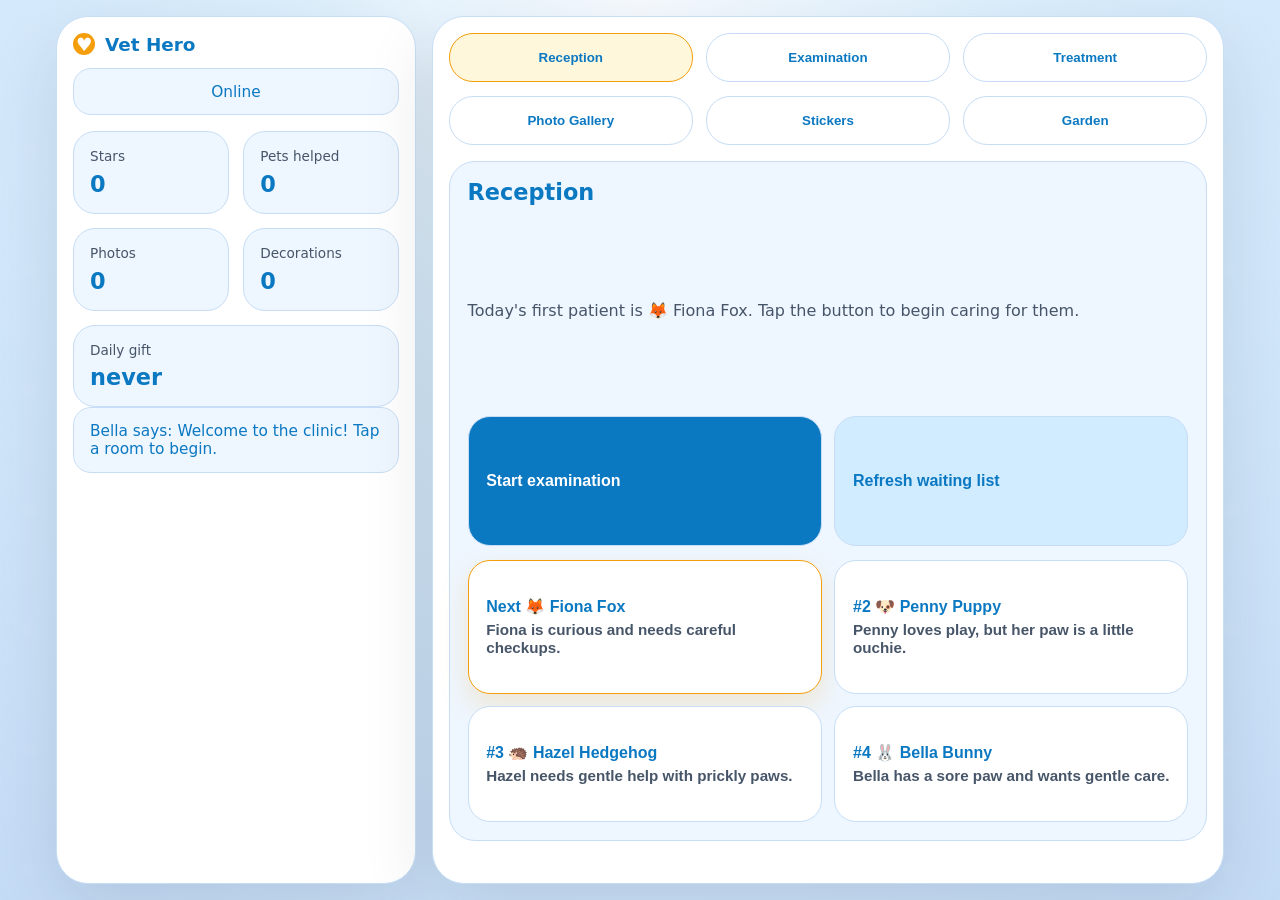
<file: index.html>
<!DOCTYPE html>
<html lang="en">
  <head>
    <meta charset="UTF-8" />
    <meta name="viewport" content="width=device-width, initial-scale=1.0" />
    <meta name="description" content="Vet Hero is an offline-first browser game where kids care for animal patients." />
    <title>Vet Hero</title>
    <link rel="stylesheet" href="styles.css" />
  </head>
  <body>
    <div class="app-shell" role="application" aria-label="Vet Hero clinic">
      <div class="hud-panel">
        <div class="top-bar">
          <div class="brand">
            <span class="brand-dot">♥</span>
            <span>Vet Hero</span>
          </div>
          <div id="offline-indicator" class="status-pill" aria-live="polite">Offline-ready play</div>
        </div>

        <div class="status-grid" aria-label="Game status">
          <div class="status-card">
            <span class="status-label">Stars</span>
            <strong id="stat-stars">0</strong>
          </div>
          <div class="status-card">
            <span class="status-label">Pets helped</span>
            <strong id="stat-cured">0</strong>
          </div>
          <div class="status-card">
            <span class="status-label">Photos</span>
            <strong id="stat-photos">0</strong>
          </div>
          <div class="status-card">
            <span class="status-label">Decorations</span>
            <strong id="stat-decos">0</strong>
          </div>
          <div class="status-card wide">
            <span class="status-label">Daily gift</span>
            <strong id="stat-gift">Never</strong>
          </div>
        </div>

        <div id="assistant-banner" class="assistant-banner" role="status" aria-live="polite">
          Bella says: Welcome to the clinic! Tap a room to begin.
        </div>
      </div>

      <div class="main-panel">
        <nav class="clinic-map" aria-label="Clinic navigation">
          <button class="nav-button" data-area="reception" type="button">Reception</button>
          <button class="nav-button" data-area="examination" type="button">Examination</button>
          <button class="nav-button" data-area="treatment" type="button">Treatment</button>
          <button class="nav-button" data-area="gallery" type="button">Photo Gallery</button>
          <button class="nav-button" data-area="stickers" type="button">Stickers</button>
          <button class="nav-button" data-area="garden" type="button">Garden</button>
        </nav>

        <main id="screen-root" class="content-area" role="main" aria-live="polite"></main>
      </div>
    </div>

    <script src="app.js" defer></script>
  </body>
</html>
</file>
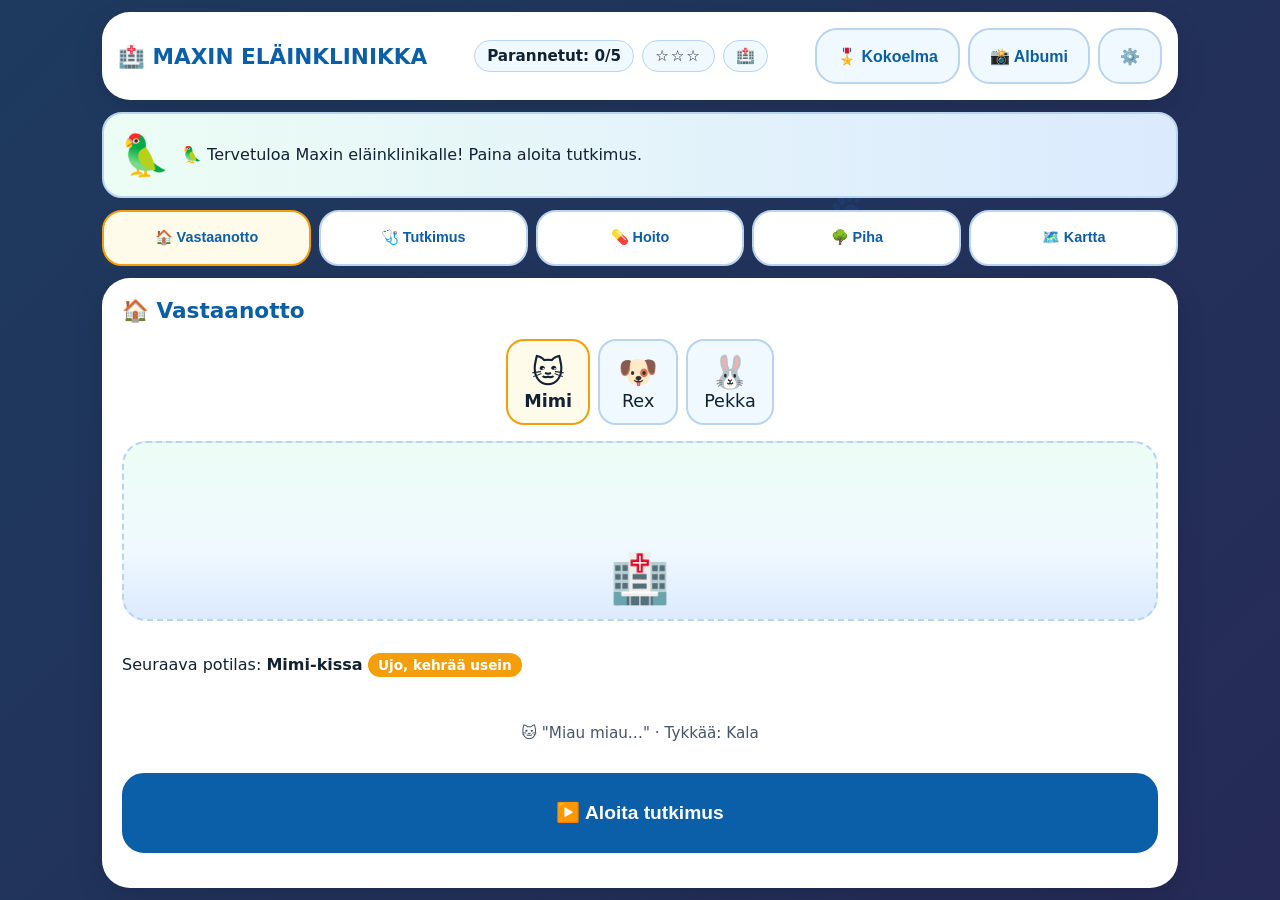
<file: elinlaakari-peli.html>
<!DOCTYPE html>
<html lang="fi">
<head>
<meta charset="UTF-8"/>
<meta name="viewport" content="width=device-width,initial-scale=1.0,user-scalable=no"/>
<meta name="description" content="Maxin eläinklinikka — offline-eläinlääkäripeli lapsille 4–8v"/>
<title>Maxin Eläinklinikka</title>
<style>
:root{
  --bg1:#5b8def;--bg2:#9b6fd4;--bg3:#6ee7c8;
  --surface:#fff;--surface-soft:#f0f9ff;--border:#b8d4f0;
  --primary:#0b5ea8;--accent:#f59e0b;--success:#16a34a;--danger-soft:#fca5a5;
  --text:#112233;--text-soft:#475569;
  --shadow:0 10px 30px rgba(0,0,0,.12),0 2px 8px rgba(255,255,255,.5) inset;
  --radius:28px;--touch-min:80px;
}
*,*::before,*::after{box-sizing:border-box}
html,body{margin:0;min-height:100%;font-family:"Segoe UI",system-ui,sans-serif;font-size:16px;color:var(--text)}
body{
  min-height:100vh;overflow-x:hidden;
  background:linear-gradient(135deg,var(--bg1),var(--bg2),var(--bg3));
  background-size:400% 400%;animation:gradientShift 18s ease infinite;
}
body.night-mode{background:linear-gradient(135deg,#1e3a5f,#2d1b4e,#0f3443);background-size:400% 400%}
body.reduced-motion{background-size:100% 100%;animation:none!important}
body.reduced-motion *,body.reduced-motion *::before,body.reduced-motion *::after{
  animation-duration:.01ms!important;animation-iteration-count:1!important;transition-duration:.01ms!important
}
@media(prefers-reduced-motion:reduce){
  body{background-size:100% 100%;animation:none!important}
  *,*::before,*::after{animation-duration:.01ms!important;transition-duration:.01ms!important}
}
@keyframes gradientShift{0%{background-position:0% 50%}50%{background-position:100% 50%}100%{background-position:0% 50%}}
@keyframes bounce{0%,100%{transform:translateY(0)}50%{transform:translateY(-12px)}}
@keyframes pulse{0%,100%{transform:scale(1)}50%{transform:scale(1.08)}}
@keyframes walkIn{from{transform:translateX(-120vw)}to{transform:translateX(0)}}
@keyframes walkOut{from{transform:translateX(0)}to{transform:translateX(120vw)}}
@keyframes ambulanceDrive{from{transform:translateX(-120vw)}to{transform:translateX(120vw)}}
@keyframes heartPop{0%{transform:scale(0);opacity:0}50%{transform:scale(1.3);opacity:1}100%{transform:scale(1);opacity:0}}
.heart-effect{position:absolute;font-size:3rem;animation:heartPop 1s ease forwards;pointer-events:none}
.ambulance-banner{
  position:fixed;top:30%;left:0;font-size:4rem;z-index:150;animation:ambulanceDrive 4s linear forwards;
  pointer-events:none
}
body.reduced-motion .ambulance-banner{display:none}
.personality-tag{
  display:inline-block;background:var(--accent);color:#fff;font-size:.85rem;font-weight:700;
  padding:.25rem .65rem;border-radius:999px
}
@keyframes starFly{to{transform:translate(var(--tx),var(--ty)) scale(.3);opacity:0}}
@keyframes confettiFall{to{transform:translateY(110vh) rotate(720deg);opacity:0}}
@keyframes giftPop{0%{transform:scale(0)}60%{transform:scale(1.15)}100%{transform:scale(1)}}
@keyframes flash{0%{opacity:.6}100%{opacity:0}}

body.high-contrast{
  --surface:#000;--surface-soft:#111;--border:#fff;--primary:#ff0;--accent:#0ff;
  --text:#fff;--text-soft:#ddd;--bg1:#000;--bg2:#111;--bg3:#222;
}
body.high-contrast .card,body.high-contrast button{border:3px solid #fff!important}
body.large-touch button,body.large-touch .tool-draggable{min-height:var(--touch-min)!important;font-size:1.2rem!important;padding:1.2rem!important}
body.large-touch .tool-draggable{min-width:var(--touch-min)!important}

#parallax-bg{position:fixed;inset:0;pointer-events:none;z-index:0;overflow:hidden}
.float-silhouette{position:absolute;font-size:3rem;opacity:.15;animation:floatDrift 20s linear infinite}
body.reduced-motion .float-silhouette{display:none}
@keyframes floatDrift{0%{transform:translate(0,0)}50%{transform:translate(30px,-20px)}100%{transform:translate(0,0)}}

#app{position:relative;z-index:1;max-width:1100px;margin:0 auto;padding:.75rem;display:flex;flex-direction:column;gap:.75rem;min-height:100vh}

/* HUD */
.hud{
  background:var(--surface);border-radius:var(--radius);box-shadow:var(--shadow);
  padding:1rem;display:flex;flex-wrap:wrap;gap:.75rem;align-items:center;justify-content:space-between
}
.clinic-title{font-weight:900;font-size:clamp(1rem,4vw,1.35rem);color:var(--primary)}
.hud-stats{display:flex;flex-wrap:wrap;gap:.5rem;align-items:center;font-weight:700}
.hud-stats span{background:var(--surface-soft);border:1px solid var(--border);border-radius:16px;padding:.4rem .75rem;font-size:.95rem}
.star-display{font-size:1.2rem;letter-spacing:2px}
.hud-actions{display:flex;gap:.5rem;flex-wrap:wrap}

/* Bella */
.bella-bar{
  background:linear-gradient(90deg,#ecfdf5,#dbeafe);border:2px solid var(--border);
  border-radius:20px;padding:.85rem 1rem;display:flex;gap:.75rem;align-items:center
}
.bella-avatar{font-size:2.5rem;line-height:1;transition:transform .2s}
.bella-avatar.happy{animation:bounce .6s ease}
.bella-avatar.think{transform:rotate(-8deg)}
.bella-text{flex:1;font-size:1rem;line-height:1.4;color:var(--text)}
.visually-hidden{position:absolute;width:1px;height:1px;padding:0;margin:-1px;overflow:hidden;clip:rect(0,0,0,0);border:0}

/* Nav */
.room-nav{display:grid;grid-template-columns:repeat(auto-fit,minmax(100px,1fr));gap:.5rem}
.room-btn{
  min-height:56px;border:2px solid var(--border);border-radius:20px;background:var(--surface);
  font-weight:700;font-size:.9rem;cursor:pointer;color:var(--primary);transition:transform .15s,border-color .15s
}
.room-btn:hover,.room-btn:focus-visible{border-color:var(--primary);transform:translateY(-2px)}
.room-btn.active{border-color:var(--accent);background:#fffbeb}
.room-btn:disabled{opacity:.45;cursor:not-allowed;transform:none}

/* Main screen */
.screen{
  background:var(--surface);border-radius:var(--radius);box-shadow:var(--shadow);
  padding:1.25rem;flex:1;display:flex;flex-direction:column;gap:1rem;min-height:420px;
  animation:screenIn .35s ease
}
body.reduced-motion .screen{animation:none}
@keyframes screenIn{from{opacity:0;transform:translateY(8px)}to{opacity:1;transform:none}}

.card-inner{background:var(--surface-soft);border:1px solid var(--border);border-radius:24px;padding:1rem}
h2{margin:0;font-size:1.35rem;color:var(--primary)}
.grid-auto{display:grid;grid-template-columns:repeat(auto-fit,minmax(150px,1fr));gap:.75rem}
.grid-2{display:grid;grid-template-columns:repeat(2,1fr);gap:.75rem}

.btn{
  min-height:var(--touch-min);font-size:1.2rem;font-weight:700;border:none;border-radius:22px;
  cursor:pointer;padding:1rem 1.25rem;width:100%;transition:transform .15s,box-shadow .15s;
  border:2px solid var(--border);background:var(--surface);color:var(--primary)
}
.btn:hover,.btn:focus-visible{transform:translateY(-2px);box-shadow:0 8px 20px rgba(0,0,0,.12)}
.btn-primary{background:var(--primary);color:#fff;border-color:var(--primary)}
.btn-secondary{background:var(--surface-soft)}
.btn:disabled{opacity:.5;cursor:not-allowed;transform:none}
.btn-icon{display:inline-flex;align-items:center;justify-content:center;gap:.5rem}

/* Animal display */
.patient-stage{
  display:flex;flex-direction:column;align-items:center;gap:.5rem;padding:1rem;
  background:linear-gradient(180deg,#f0f9ff,#fff);border-radius:24px;border:2px dashed var(--border);
  position:relative;min-height:200px
}
.animal-emoji{font-size:clamp(7rem,22vw,10rem);line-height:1;animation:bounce 2s ease infinite}
body.reduced-motion .animal-emoji{animation:none}
.animal-emoji.healed{animation:bounce .5s ease 3}
.mood-bar{display:flex;gap:.5rem;font-size:1.8rem}
.mood-bar .dim{opacity:.25;filter:grayscale(.8)}

/* Tools D&D */
.tool-palette{display:flex;gap:.75rem;flex-wrap:wrap;justify-content:center}
.tool-draggable{
  width:72px;height:72px;border-radius:20px;background:#fff;border:3px solid var(--border);
  display:grid;place-items:center;font-size:2rem;cursor:grab;touch-action:none;user-select:none
}
.tool-draggable.used{opacity:.4;pointer-events:none;border-color:var(--success)}
.tool-draggable.dragging{opacity:.8;z-index:100;position:fixed;pointer-events:none}
.drop-hint{font-size:.95rem;color:var(--text-soft);text-align:center}
.findings-list{display:flex;flex-direction:column;gap:.4rem}
.finding-item{
  display:flex;align-items:center;gap:.5rem;padding:.5rem .75rem;background:#fff;
  border-radius:12px;border-left:4px solid var(--accent);font-size:.95rem
}
.finding-item .icon{font-size:1.4rem;flex-shrink:0}

/* Mini-games */
.minigame-area{background:#fff;border-radius:20px;padding:1rem;border:2px solid #cfe4fd;text-align:center}
.heart-btn{font-size:4rem;background:none;border:none;cursor:pointer;animation:pulse 1s ease infinite}
.thermo-slider{width:100%;height:40px;margin:1rem 0}
.magnify-grid{display:grid;grid-template-columns:repeat(4,1fr);gap:8px;max-width:280px;margin:0 auto}
.magnify-spot{width:100%;aspect-ratio:1;border-radius:12px;background:#e2e8f0;border:none;cursor:pointer;font-size:1.5rem}
.magnify-spot.found{background:#fecaca}
.magnify-spot.target:not(.found){background:#fca5a5}

/* Queue NPC */
.queue-row{display:flex;gap:.5rem;flex-wrap:wrap;justify-content:center}
.queue-npc{
  padding:.75rem 1rem;border-radius:18px;background:var(--surface-soft);border:2px solid var(--border);
  font-size:1.1rem;text-align:center;min-width:80px
}
.queue-npc.next{border-color:var(--accent);background:#fffbeb;font-weight:700}
.queue-npc.done{opacity:.35}

/* Clinic growth */
.clinic-visual{font-size:clamp(1.5rem,6vw,2.5rem);text-align:center;padding:.5rem}

/* Paw trails */
.paw-trail{position:fixed;font-size:1.2rem;opacity:.5;pointer-events:none;animation:fadePaw 2s forwards}
@keyframes fadePaw{to{opacity:0}}

/* Modals */
.modal-overlay{
  position:fixed;inset:0;background:rgba(0,0,0,.45);z-index:200;display:flex;
  align-items:center;justify-content:center;padding:1rem
}
.modal{
  background:var(--surface);border-radius:var(--radius);box-shadow:var(--shadow);
  max-width:480px;width:100%;max-height:90vh;overflow:auto;padding:1.25rem;display:flex;flex-direction:column;gap:1rem
}
.modal h3{margin:0;color:var(--primary)}
.sticker-grid,.photo-grid{display:grid;grid-template-columns:repeat(auto-fit,minmax(100px,1fr));gap:.75rem}
.sticker-item,.photo-item{
  text-align:center;padding:1rem;border-radius:18px;border:2px solid var(--border);background:var(--surface-soft)
}
.sticker-item.locked{opacity:.35;filter:grayscale(1)}
.sticker-item .emoji{font-size:2.5rem}
.surprise-box{font-size:5rem;text-align:center;animation:giftPop .6s ease}
.color-canvas{border:3px solid var(--border);border-radius:16px;touch-action:none;width:100%;max-width:300px;height:200px;margin:0 auto;display:block}

/* Confetti */
.confetti-piece{position:fixed;width:10px;height:10px;z-index:300;pointer-events:none;border-radius:2px}
.screen-flash{position:fixed;inset:0;background:#fff;pointer-events:none;z-index:250;animation:flash .4s ease forwards}
.flying-star{position:fixed;font-size:2rem;z-index:260;pointer-events:none;animation:starFly .8s ease forwards}

/* Options */
.options-grid{display:flex;flex-direction:column;gap:.75rem}
.toggle-row{display:flex;align-items:center;justify-content:space-between;gap:1rem;padding:.75rem;background:var(--surface-soft);border-radius:14px}
.toggle-row label{font-weight:600;flex:1}
.toggle-row input{width:24px;height:24px}

/* Decorations garden */
.deco-row{display:flex;flex-wrap:wrap;gap:.5rem;font-size:1.8rem;justify-content:center;padding:.5rem}
.clinic-scene{
  position:relative;min-height:180px;border-radius:24px;border:2px dashed var(--border);
  background:linear-gradient(180deg,#ecfdf5 0%,#f0f9ff 60%,#dbeafe 100%);overflow:hidden;touch-action:none
}
.clinic-scene-base{font-size:3rem;position:absolute;left:50%;bottom:12px;transform:translateX(-50%);pointer-events:none;z-index:1}
.placed-deco{
  position:absolute;font-size:2rem;cursor:grab;touch-action:none;z-index:2;
  filter:drop-shadow(0 2px 4px rgba(0,0,0,.15));transform:translate(-50%,-50%)
}
.placed-deco.selected{outline:3px solid var(--accent);border-radius:12px}
.deco-palette{display:flex;flex-wrap:wrap;gap:.5rem;justify-content:center;padding:.5rem}
.deco-chip{
  font-size:2rem;padding:.5rem .75rem;border-radius:16px;border:2px solid var(--border);
  background:#fff;cursor:pointer;min-width:56px;min-height:56px
}
.deco-chip.selected{border-color:var(--accent);background:#fffbeb;box-shadow:0 0 0 3px rgba(245,158,11,.35)}
.deco-chip.empty{opacity:.35;cursor:not-allowed}
.clinic-scene.placing{cursor:crosshair;border-color:var(--accent)}

/* World map */
.world-map{display:grid;grid-template-columns:repeat(auto-fit,minmax(150px,1fr));gap:.75rem}
.map-location{
  display:flex;flex-direction:column;align-items:center;justify-content:center;gap:.4rem;
  min-height:120px;text-align:center;height:auto;width:100%
}
body.large-touch .map-location{min-height:var(--touch-min)}
.map-label{font-size:1.15rem;font-weight:700;display:block;color:var(--primary)}
.map-sublabel{font-size:.9rem;color:var(--text-soft);display:block}
.map-clinic-preview{
  position:relative;width:100%;max-width:150px;height:58px;border-radius:14px;
  border:1px solid var(--border);background:linear-gradient(180deg,#ecfdf5,#dbeafe);
  overflow:hidden;flex-shrink:0
}
.map-clinic-base{position:absolute;left:50%;bottom:3px;transform:translateX(-50%);font-size:1.35rem;line-height:1}
.map-deco-dot{position:absolute;font-size:.7rem;transform:translate(-50%,-50%);line-height:1;pointer-events:none}

@media(max-width:640px){
  .grid-2{grid-template-columns:1fr}
  .room-nav{grid-template-columns:repeat(2,1fr)}
}
</style>
</head>
<body>
<div id="parallax-bg" aria-hidden="true"></div>
<div id="app" role="application" aria-label="Maxin eläinklinikka">
  <header class="hud">
    <div class="clinic-title">🏥 MAXIN ELÄINKLINIKKA</div>
    <div class="hud-stats">
      <span id="stat-cured">Parannetut: 0/5</span>
      <span class="star-display" id="stat-stars" aria-label="Tähdet">☆☆☆</span>
      <span id="stat-clinic" class="clinic-visual">🏥</span>
    </div>
    <div class="hud-actions">
      <button type="button" class="btn btn-secondary btn-icon" id="btn-collection" style="min-height:56px;font-size:1rem;width:auto">🎖️ Kokoelma</button>
      <button type="button" class="btn btn-secondary btn-icon" id="btn-album" style="min-height:56px;font-size:1rem;width:auto">📸 Albumi</button>
      <button type="button" class="btn btn-secondary btn-icon" id="btn-options" style="min-height:56px;font-size:1rem;width:auto" aria-label="Asetukset">⚙️</button>
    </div>
  </header>

  <div class="bella-bar" role="status" aria-live="polite">
    <div class="bella-avatar" id="bella-face" aria-hidden="true">🦜</div>
    <p class="bella-text" id="bella-text">Tervetuloa klinikalle! Bella auttaa sinua.</p>
  </div>

  <nav class="room-nav" aria-label="Huoneet">
    <button type="button" class="room-btn active" data-room="reception">🏠 Vastaanotto</button>
    <button type="button" class="room-btn" data-room="examination">🩺 Tutkimus</button>
    <button type="button" class="room-btn" data-room="treatment">💊 Hoito</button>
    <button type="button" class="room-btn" data-room="garden" data-speak="Piha">🌳 Piha</button>
    <button type="button" class="room-btn" data-room="map" data-speak="Klinikan kartta">🗺️ Kartta</button>
  </nav>

  <main id="screen" class="screen" aria-live="polite"></main>
</div>

<div id="modal-root"></div>

<script>
"use strict";

// ============================================================================
// CONFIG
// ============================================================================
const CONFIG = {
  SAVE_VERSION: 2,
  USE_PILOT_MODE: true,
  MIN_TOOLS_REQUIRED: 2,
  MINIGAME_MAX_MS: 15000,
  CONFETTI_COUNT: 40,
  CONFETTI_COUNT_REDUCED: 6,
  CLINIC_GROWTH: { flower: 3, tree: 10, balloon: 25 },
  STAR_THRESHOLDS: [1, 3, 5],
  NIGHT_START: 20,
  NIGHT_END: 7,
  COLOR_REWARD_SECONDS: 10,
  HEARTBEAT_BEATS: 6,
  HEARTBEAT_TOLERANCE_MS: 350,
  THERMO_TOLERANCE: 5,
  MAGNIFY_SPOTS: 5
};

const STORAGE_KEYS = {
  legacy: { stars: "vetStars", cured: "vetCured", photos: "vetPhotos", decos: "vetDecos", dailyGift: "vetDailyGift" },
  bundle: "vetHeroSaveBundle",
  a11y: "vetHeroA11y",
  curedAnimals: "vetHeroCuredAnimals",
  decorations: "vetHeroDecorations",
  placedDecorations: "vetHeroPlacedDecorations",
  decoInventory: "vetHeroDecoInventory",
  pilotIndex: "vetHeroPilotIndex"
};

// ============================================================================
// REGISTRY (immutable source data)
// ============================================================================
const ANIMALS = Object.freeze([
  {
    id: "cat", emoji: "🐱", name: "Mimi-kissa", sound: "Miau…", personality: "Ujo, kehrää usein",
    favorite: "Kala", voicePhrase: "Miau miau…",
    symptoms: Object.freeze([
      { id: "ear", icon: "👂", hint: "Korvassa näkyy punoitusta.", toolHint: "magnifying_glass", finding: "Korva punoittaa." },
      { id: "fever", icon: "🌡️", hint: "Lämpöä 39,8°C.", toolHint: "thermometer", finding: "Kuumeinen." }
    ]),
    treatments: Object.freeze([
      { id: "spray", icon: "💨", label: "Suihke" },
      { id: "medicine", icon: "💊", label: "Lääke" },
      { id: "water", icon: "💧", label: "Vesi" },
      { id: "cuddle", icon: "🤗", label: "Halitus" },
      { id: "bandage", icon: "🩹", label: "Side" },
      { id: "rest", icon: "😴", label: "Lepo" }
    ]),
    solutions: Object.freeze({ ear: "spray", fever: "medicine" })
  },
  {
    id: "dog", emoji: "🐶", name: "Rex-koira", sound: "Au au!", personality: "Energinen, tykkää luista",
    favorite: "Luu", voicePhrase: "Hau hau!",
    symptoms: Object.freeze([
      { id: "heart", icon: "❤️", hint: "Sydän kuulostaa nopealta.", toolHint: "stethoscope", finding: "Nopea syke." },
      { id: "paw", icon: "🐾", hint: "Etutassu on kipeä.", toolHint: "magnifying_glass", finding: "Tassu punoittaa." }
    ]),
    treatments: Object.freeze([
      { id: "bandage", icon: "🩹", label: "Side" },
      { id: "medicine", icon: "💊", label: "Lääke" },
      { id: "water", icon: "💧", label: "Vesi" },
      { id: "cuddle", icon: "🤗", label: "Halitus" },
      { id: "spray", icon: "💨", label: "Suihke" },
      { id: "rest", icon: "😴", label: "Lepo" }
    ]),
    solutions: Object.freeze({ heart: "rest", paw: "bandage" })
  },
  {
    id: "bunny", emoji: "🐰", name: "Pekka-pupu", sound: "…", personality: "Utelias, pomppii",
    favorite: "Porkkana", voicePhrase: "Hypp hypp!",
    symptoms: Object.freeze([
      { id: "fever", icon: "🌡️", hint: "Lämpöä 39,5°C.", toolHint: "thermometer", finding: "Lievä kuume." },
      { id: "tummy", icon: "🫄", hint: "Vatsa on arka.", toolHint: "stethoscope", finding: "Vatsa murisee." }
    ]),
    treatments: Object.freeze([
      { id: "medicine", icon: "💊", label: "Lääke" },
      { id: "water", icon: "💧", label: "Vesi" },
      { id: "cuddle", icon: "🤗", label: "Halitus" },
      { id: "bandage", icon: "🩹", label: "Side" },
      { id: "spray", icon: "💨", label: "Suihke" },
      { id: "rest", icon: "😴", label: "Lepo" }
    ]),
    solutions: Object.freeze({ fever: "medicine", tummy: "cuddle" })
  },
  {
    id: "bird", emoji: "🐦", name: "Tiku-lintu", sound: "Piip piip…", personality: "Laulavainen",
    favorite: "Siemen", voicePhrase: "Piip piip!",
    symptoms: Object.freeze([
      { id: "wing", icon: "🪽", hint: "Siiven alla punoitusta.", toolHint: "magnifying_glass", finding: "Siipi arka." },
      { id: "cold", icon: "❄️", hint: "Lintu vapisee.", toolHint: "thermometer", finding: "Kylmä." }
    ]),
    treatments: Object.freeze([
      { id: "bandage", icon: "🩹", label: "Side" },
      { id: "cuddle", icon: "🤗", label: "Lämmitin" },
      { id: "water", icon: "💧", label: "Vesi" },
      { id: "medicine", icon: "💊", label: "Lääke" },
      { id: "spray", icon: "💨", label: "Suihke" },
      { id: "rest", icon: "😴", label: "Lepo" }
    ]),
    solutions: Object.freeze({ wing: "bandage", cold: "cuddle" })
  },
  {
    id: "fish", emoji: "🐠", name: "Nemo-kala", sound: "…blub…", personality: "Ujo, ujuvat hiljaa",
    favorite: "Levä", voicePhrase: "Blub blub…",
    symptoms: Object.freeze([
      { id: "scales", icon: "✨", hint: "Suomut näyttävät sameilta.", toolHint: "magnifying_glass", finding: "Sameat suomut." },
      { id: "heart", icon: "❤️", hint: "Sydän sykkii hitaasti.", toolHint: "stethoscope", finding: "Hidas syke." }
    ]),
    treatments: Object.freeze([
      { id: "water", icon: "💧", label: "Puhdas vesi" },
      { id: "medicine", icon: "💊", label: "Lääke" },
      { id: "spray", icon: "💨", label: "Suihke" },
      { id: "cuddle", icon: "🤗", label: "Rauhoitus" },
      { id: "bandage", icon: "🩹", label: "Side" },
      { id: "rest", icon: "😴", label: "Lepo" }
    ]),
    solutions: Object.freeze({ scales: "spray", heart: "water" })
  }
]);

const STICKERS = Object.freeze([
  { id: "cat", emoji: "🐱", title: "Kissa-tarra", animalId: "cat" },
  { id: "dog", emoji: "🐶", title: "Koira-tarra", animalId: "dog" },
  { id: "bunny", emoji: "🐰", title: "Pupu-tarra", animalId: "bunny" },
  { id: "bird", emoji: "🐦", title: "Lintu-tarra", animalId: "bird" },
  { id: "fish", emoji: "🐠", title: "Kala-tarra", animalId: "fish" }
]);

const TOOLS = Object.freeze([
  { id: "stethoscope", emoji: "🩺", speak: "Kuunnellaan sydäntä!", sound: "dumdum" },
  { id: "thermometer", emoji: "🌡️", speak: "Mitataan lämpö!", sound: "beep" },
  { id: "magnifying_glass", emoji: "🔍", speak: "Tutkitaan tarkasti!", sound: "hmm" }
]);

const REWARDS = Object.freeze([
  { id: "star", emoji: "⭐", label: "Tähti" },
  { id: "bone", emoji: "🦴", label: "Luu" },
  { id: "bow", emoji: "🎀", label: "Rusetti" },
  { id: "apple", emoji: "🍎", label: "Herkku" },
  { id: "trophy", emoji: "🏆", label: "Pokaali" }
]);

const DECO_ITEMS = Object.freeze(["🌷", "🧸", "🎈", "🖼️"]);

const EDU_FACTS = Object.freeze([
  "Sydän pumputtaa verta koko kehossa.",
  "Lämpö kertoo onko eläin kuumeessa.",
  "Lääke auttaa eläintä paranemaan.",
  "Terve eläin on iloinen ja leikkii.",
  "Eläinlääkäri auttaa eläimiä.",
  "Eläimet tarvitsevat lepoa toipuakseen.",
  "Ystävällisyys tekee hoidosta helppoa.",
  "Puhdas vesi on tärkeää.",
  "Side suojaa haavaa.",
  "Huolenpito on parasta hoitoa."
]);

const PILOT_CASES = Object.freeze([
  { id: "pilot-1", animalId: "dog", symptomId: "paw", requiredTools: ["magnifying_glass", "stethoscope"], treatment: "bandage" },
  { id: "pilot-2", animalId: "cat", symptomId: "ear", requiredTools: ["magnifying_glass", "thermometer"], treatment: "spray" },
  { id: "pilot-3", animalId: "bunny", symptomId: "fever", requiredTools: ["thermometer", "stethoscope"], treatment: "medicine" },
  { id: "pilot-4", animalId: "bird", symptomId: "wing", requiredTools: ["magnifying_glass", "stethoscope"], treatment: "bandage" },
  { id: "pilot-5", animalId: "fish", symptomId: "scales", requiredTools: ["magnifying_glass", "thermometer"], treatment: "spray" }
]);

const MOODS = Object.freeze(["sad", "neutral", "happy", "healed"]);
const MOOD_EMOJI = Object.freeze({ sad: "😢", neutral: "😐", happy: "🙂", healed: "😄" });

const GAME_STATE = Object.freeze({
  BOOT: "boot", RECEPTION: "reception", PATIENT_ENTRY: "patient_entry",
  EXAMINATION: "examination", MINIGAME: "minigame", TREATMENT: "treatment",
  RECOVERY: "recovery", REWARD: "reward", GARDEN: "garden", MAP: "map"
});

const VALID_TRANSITIONS = Object.freeze({
  boot: ["reception"],
  reception: ["patient_entry", "examination", "garden", "map"],
  patient_entry: ["examination", "map"],
  examination: ["minigame", "treatment", "reception", "map"],
  minigame: ["examination", "treatment", "map"],
  treatment: ["recovery", "examination", "map"],
  recovery: ["reward", "map"],
  reward: ["reception", "patient_entry", "map"],
  garden: ["reception", "map"],
  map: ["reception", "garden", "examination", "treatment"]
});

const EVT = Object.freeze({
  PATIENT_ARRIVED: "patient_arrived", DIAGNOSIS_COMPLETE: "diagnosis_complete",
  MINIGAME_COMPLETE: "minigame_complete", TREATMENT_COMPLETE: "treatment_complete",
  STAR_GAINED: "star_gained", PHOTO_CAPTURED: "photo_captured",
  STICKER_UNLOCKED: "sticker_unlocked", GAME_SAVED: "game_saved", PHASE_CHANGED: "phase_changed"
});

// ============================================================================
// SafeStore
// ============================================================================
const SafeStore = {
  available: (() => { try { localStorage.setItem("__t", "1"); localStorage.removeItem("__t"); return true; } catch { return false; } })(),
  getRaw(key) { if (!this.available) return null; try { return localStorage.getItem(key); } catch { return null; } },
  setRaw(key, val) { if (!this.available) return false; try { localStorage.setItem(key, val); return true; } catch { return false; } },
  getJSON(key, fallback) {
    const raw = this.getRaw(key);
    if (raw == null) return fallback;
    try { const p = JSON.parse(raw); return p ?? fallback; } catch { return fallback; }
  },
  getInt(key, fallback = 0) {
    const raw = this.getRaw(key);
    if (raw == null) return fallback;
    const n = parseInt(raw, 10);
    return Number.isNaN(n) ? fallback : n;
  }
};

function migrateDataVersion(bundle) {
  if (!bundle || typeof bundle !== "object") return createDefaultSave();
  const v = bundle.version || 1;
  if (v >= CONFIG.SAVE_VERSION) return bundle;
  return { ...createDefaultSave(), ...bundle, version: CONFIG.SAVE_VERSION };
}

function createDefaultSave() {
  return {
    version: CONFIG.SAVE_VERSION,
    stars: 0, cured: 0, photos: 0, decos: 0, dailyGift: "never",
    stickerIds: [], photoAlbum: [], curedAnimalIds: [], decorations: [],
    decoInventory: [], placedDecorations: [],
    mapVisited: false,
    queue: ANIMALS.map(a => a.id), pilotIndex: 0, recentRewards: []
  };
}

function migrateDecorations(bundle) {
  if (!Array.isArray(bundle.decoInventory)) bundle.decoInventory = [];
  if (!Array.isArray(bundle.placedDecorations)) bundle.placedDecorations = [];
  if (Array.isArray(bundle.decorations)) {
    bundle.decorations.forEach(item => {
      if (typeof item === "string") bundle.decoInventory.push(item);
    });
  }
  bundle.placedDecorations = bundle.placedDecorations.filter(
    d => d && typeof d.emoji === "string" && typeof d.x === "number"
  );
  return bundle;
}

function loadSave() {
  let bundle = SafeStore.getJSON(STORAGE_KEYS.bundle, null);
  if (bundle) {
    bundle = migrateDataVersion(bundle);
  } else {
    bundle = createDefaultSave();
    bundle.stars = SafeStore.getInt(STORAGE_KEYS.legacy.stars, 0);
    bundle.cured = SafeStore.getInt(STORAGE_KEYS.legacy.cured, 0);
    bundle.photos = SafeStore.getInt(STORAGE_KEYS.legacy.photos, 0);
    bundle.decos = SafeStore.getInt(STORAGE_KEYS.legacy.decos, 0);
    const dg = SafeStore.getRaw(STORAGE_KEYS.legacy.dailyGift);
    bundle.dailyGift = dg && /^\d{4}-\d{2}-\d{2}$/.test(dg) ? dg : "never";
    bundle.stickerIds = SafeStore.getJSON("vetHeroStickerIds", []) || [];
    bundle.photoAlbum = SafeStore.getJSON("vetHeroPhotoAlbum", []) || [];
    bundle.curedAnimalIds = SafeStore.getJSON(STORAGE_KEYS.curedAnimals, []) || [];
    bundle.decorations = SafeStore.getJSON(STORAGE_KEYS.decorations, []) || [];
  }
  if (!Array.isArray(bundle.queue) || !bundle.queue.length) bundle.queue = shuffle(ANIMALS.map(a => a.id));
  if (!Array.isArray(bundle.stickerIds)) bundle.stickerIds = [];
  if (!Array.isArray(bundle.photoAlbum)) bundle.photoAlbum = [];
  if (!Array.isArray(bundle.curedAnimalIds)) bundle.curedAnimalIds = [];
  if (!Array.isArray(bundle.decorations)) bundle.decorations = [];
  if (!Array.isArray(bundle.recentRewards)) bundle.recentRewards = [];
  if (typeof bundle.mapVisited !== "boolean") bundle.mapVisited = false;
  migrateDecorations(bundle);
  return bundle;
}

function saveGame() {
  const b = saved;
  SafeStore.setRaw(STORAGE_KEYS.bundle, JSON.stringify(b));
  SafeStore.setRaw(STORAGE_KEYS.legacy.stars, String(b.stars));
  SafeStore.setRaw(STORAGE_KEYS.legacy.cured, String(b.cured));
  SafeStore.setRaw(STORAGE_KEYS.legacy.photos, String(b.photos));
  SafeStore.setRaw(STORAGE_KEYS.legacy.decos, String(b.decos));
  SafeStore.setRaw(STORAGE_KEYS.legacy.dailyGift, b.dailyGift);
  SafeStore.setRaw(STORAGE_KEYS.curedAnimals, JSON.stringify(b.curedAnimalIds));
  SafeStore.setRaw(STORAGE_KEYS.decorations, JSON.stringify(b.decorations));
  SafeStore.setRaw(STORAGE_KEYS.placedDecorations, JSON.stringify(b.placedDecorations));
  SafeStore.setRaw(STORAGE_KEYS.decoInventory, JSON.stringify(b.decoInventory));
  EventBus.emit(EVT.GAME_SAVED);
}

// ============================================================================
// EventBus
// ============================================================================
const EventBus = {
  _h: {},
  on(ev, fn) { (this._h[ev] = this._h[ev] || []).push(fn); },
  off(ev, fn) { if (!this._h[ev]) return; this._h[ev] = this._h[ev].filter(f => f !== fn); },
  emit(ev, data) { (this._h[ev] || []).forEach(fn => { try { fn(data); } catch (e) { console.warn(ev, e); } }); }
};

// ============================================================================
// StateMachine
// ============================================================================
const StateMachine = {
  current: GAME_STATE.BOOT,
  transition(next) {
    const allowed = VALID_TRANSITIONS[this.current];
    if (!allowed || !allowed.includes(next)) {
      console.warn(`Invalid transition ${this.current} -> ${next}`);
      return false;
    }
    this.current = next;
    gameState.phase = next;
    EventBus.emit(EVT.PHASE_CHANGED, next);
    return true;
  }
};

// ============================================================================
// gameState
// ============================================================================
const saved = loadSave();
const gameState = {
  phase: GAME_STATE.BOOT,
  room: "reception",
  currentAnimalId: null,
  activeCase: null,
  symptomId: null,
  toolsUsed: [],
  findings: [],
  miniGame: null,
  mood: "sad",
  dragTool: null,
  pilotIndex: saved.pilotIndex || 0,
  a11y: { reducedMotion: false, highContrast: false, largeTouch: false, muted: false },
  timers: [],
  walking: false,
  walkingOut: false,
  selectedDeco: null
};

// ============================================================================
// Utilities
// ============================================================================
function $(sel) { return document.querySelector(sel); }
function shuffle(arr) { const c = arr.slice(); for (let i = c.length - 1; i > 0; i--) { const j = Math.floor(Math.random() * (i + 1)); [c[i], c[j]] = [c[j], c[i]]; } return c; }
function todayStr() { const n = new Date(); return `${n.getFullYear()}-${String(n.getMonth()+1).padStart(2,"0")}-${String(n.getDate()).padStart(2,"0")}`; }
function getAnimal(id) { return ANIMALS.find(a => a.id === id) || null; }
function getCurrentAnimal() { return getAnimal(gameState.currentAnimalId || saved.queue[0]); }
function getStarDisplay() {
  const unique = saved.curedAnimalIds.length;
  saved.stars = Math.max(saved.stars, unique);
  SafeStore.setRaw(STORAGE_KEYS.legacy.stars, String(saved.stars));
  if (unique >= 5) return "⭐⭐⭐";
  if (unique >= 3) return "⭐⭐";
  if (unique >= 1) return "⭐";
  return "☆☆☆";
}
function getClinicVisual() {
  let v = "🏥";
  if (saved.cured >= CONFIG.CLINIC_GROWTH.flower) v += "🌷";
  if (saved.cured >= CONFIG.CLINIC_GROWTH.tree) v += "🌳";
  if (saved.decos >= CONFIG.CLINIC_GROWTH.balloon || saved.photos >= 5) v += "🎈";
  return v;
}
function registerTimer(id) { gameState.timers.push(id); return id; }
function clearAllTimers() {
  gameState.timers.forEach(t => { clearTimeout(t); clearInterval(t); });
  gameState.timers = [];
}
function getEduFact() { return EDU_FACTS[Math.floor(Math.random() * EDU_FACTS.length)]; }

function cloneCaseFromPilot(pilotCase) {
  const animal = getAnimal(pilotCase.animalId);
  if (!animal) return null;
  const symptom = animal.symptoms.find(s => s.id === pilotCase.symptomId);
  return {
    animalId: pilotCase.animalId,
    symptomId: pilotCase.symptomId,
    requiredTools: pilotCase.requiredTools.slice(),
    treatment: pilotCase.treatment,
    symptom: symptom ? { ...symptom } : null
  };
}

function getNextCase() {
  if (CONFIG.USE_PILOT_MODE) {
    const pc = PILOT_CASES[gameState.pilotIndex % PILOT_CASES.length];
    gameState.pilotIndex = (gameState.pilotIndex + 1) % PILOT_CASES.length;
    saved.pilotIndex = gameState.pilotIndex;
    return cloneCaseFromPilot(pc);
  }
  const id = saved.queue[0];
  const animal = getAnimal(id);
  if (!animal) return null;
  const symptom = animal.symptoms[Math.floor(Math.random() * animal.symptoms.length)];
  const tools = shuffle(TOOLS.map(t => t.id)).slice(0, 2);
  return {
    animalId: id, symptomId: symptom.id, requiredTools: tools,
    treatment: animal.solutions[symptom.id], symptom: { ...symptom }
  };
}

// ============================================================================
// AudioMgr
// ============================================================================
const AudioMgr = {
  ctx: null, muted: false, unlocked: false, speaking: false,
  init() {
    try { this.ctx = new (window.AudioContext || window.webkitAudioContext)(); } catch { this.ctx = null; }
  },
  unlock() {
    if (this.unlocked) return;
    this.unlocked = true;
    if (this.ctx && this.ctx.state === "suspended") this.ctx.resume().catch(() => {});
  },
  playTone(freq, dur, type = "sine", vol = 0.15) {
    if (this.muted || !this.ctx) return;
    try {
      const o = this.ctx.createOscillator();
      const g = this.ctx.createGain();
      o.type = type; o.frequency.value = freq;
      g.gain.setValueAtTime(vol, this.ctx.currentTime);
      g.gain.exponentialRampToValueAtTime(0.001, this.ctx.currentTime + dur);
      o.connect(g); g.connect(this.ctx.destination);
      o.start(); o.stop(this.ctx.currentTime + dur);
    } catch { /* graceful */ }
  },
  chime() { this.playTone(880, 0.15); setTimeout(() => this.playTone(1100, 0.2), 80); },
  ups() { this.playTone(220, 0.25, "triangle", 0.1); },
  fanfare() {
    [523, 659, 784, 1047].forEach((f, i) => setTimeout(() => this.playTone(f, 0.2), i * 120));
  },
  beep() { this.playTone(1200, 0.08, "square", 0.08); },
  dumdum() { this.playTone(80, 0.12, "sine", 0.2); setTimeout(() => this.playTone(80, 0.12, "sine", 0.2), 200); },
  roomMusic(room) {
    if (this.muted || gameState.a11y.reducedMotion) return;
    if (room === "examination") { this.playTone(660, 0.1); setTimeout(() => this.playTone(660, 0.1), 400); }
    else if (room === "treatment") { this.playTone(784, 0.08); setTimeout(() => this.playTone(784, 0.08), 150); setTimeout(() => this.playTone(784, 0.08), 300); }
  },
  speak(text, rate = 0.92) {
    if (this.muted || !text) return;
    if (!("speechSynthesis" in window)) { showSpeechFallback(text); return; }
    try {
      speechSynthesis.cancel();
      const u = new SpeechSynthesisUtterance(text);
      u.lang = "fi-FI"; u.rate = rate;
      const voices = speechSynthesis.getVoices();
      const fi = voices.find(v => v.lang.startsWith("fi"));
      if (fi) u.voice = fi;
      u.onend = () => { this.speaking = false; };
      this.speaking = true;
      speechSynthesis.speak(u);
    } catch { showSpeechFallback(text); }
  },
  animalSound(animal) { if (animal) this.speak(animal.sound, 1.1); }
};

function showSpeechFallback(text) {
  const el = $("#bella-text");
  if (el) el.textContent = "🦜 " + text;
}

// ============================================================================
// AnimMgr
// ============================================================================
const AnimMgr = {
  confettiNodes: [],
  launchConfetti(count) {
    if (gameState.a11y.reducedMotion) count = CONFIG.CONFETTI_COUNT_REDUCED;
    const colors = ["#f59e0b", "#3b82f6", "#ec4899", "#22c55e", "#a855f7"];
    for (let i = 0; i < count; i++) {
      const p = document.createElement("div");
      p.className = "confetti-piece";
      p.style.left = Math.random() * 100 + "vw";
      p.style.top = "-10px";
      p.style.background = colors[i % colors.length];
      p.style.animation = `confettiFall ${1.5 + Math.random()}s linear forwards`;
      document.body.appendChild(p);
      this.confettiNodes.push(p);
      registerTimer(setTimeout(() => { p.remove(); }, 2500));
    }
    registerTimer(setTimeout(() => this.cleanupConfetti(), 3000));
  },
  cleanupConfetti() {
    this.confettiNodes.forEach(n => n.remove());
    this.confettiNodes = [];
  },
  screenFlash() {
    if (gameState.a11y.reducedMotion) return;
    const f = document.createElement("div");
    f.className = "screen-flash";
    document.body.appendChild(f);
    registerTimer(setTimeout(() => f.remove(), 500));
  },
  starFly(fromEl) {
    if (gameState.a11y.reducedMotion) { saved.stars++; updateHUD(); return; }
    const star = document.createElement("div");
    star.className = "flying-star";
    star.textContent = "⭐";
    const rect = fromEl ? fromEl.getBoundingClientRect() : { left: innerWidth/2, top: innerHeight/2 };
    const target = $("#stat-stars");
    const tr = target ? target.getBoundingClientRect() : { left: 50, top: 0 };
    star.style.left = rect.left + "px";
    star.style.top = rect.top + "px";
    star.style.setProperty("--tx", (tr.left - rect.left) + "px");
    star.style.setProperty("--ty", (tr.top - rect.top) + "px");
    document.body.appendChild(star);
    AudioMgr.beep();
    registerTimer(setTimeout(() => star.remove(), 900));
  },
  pawTrail(x, y) {
    if (gameState.a11y.reducedMotion) return;
    const p = document.createElement("div");
    p.className = "paw-trail";
    p.textContent = "🐾";
    p.style.left = x + "px"; p.style.top = y + "px";
    document.body.appendChild(p);
    registerTimer(setTimeout(() => p.remove(), 2000));
  },
  walkWithPaws(durationMs, direction) {
    if (gameState.a11y.reducedMotion) return null;
    const startY = innerHeight * 0.55;
    let x = direction === "in" ? -40 : innerWidth * 0.35;
    const endX = direction === "in" ? innerWidth * 0.35 : innerWidth + 40;
    const steps = Math.floor(durationMs / 200);
    let step = 0;
    const interval = setInterval(() => {
      x += (endX - (direction === "in" ? -40 : innerWidth * 0.35)) / steps;
      this.pawTrail(x, startY + (Math.random() * 20 - 10));
      step++;
      if (step >= steps) clearInterval(interval);
    }, 200);
    registerTimer(interval);
    return interval;
  },
  showAmbulance() {
    if (gameState.a11y.reducedMotion) return;
    const amb = document.createElement("div");
    amb.className = "ambulance-banner";
    amb.textContent = "🚑";
    amb.setAttribute("aria-hidden", "true");
    document.body.appendChild(amb);
    AudioMgr.playTone(440, 0.15);
    registerTimer(setTimeout(() => amb.remove(), 4200));
  },
  heartEffect(container) {
    if (!container || gameState.a11y.reducedMotion) return;
    const h = document.createElement("div");
    h.className = "heart-effect";
    h.textContent = "❤️";
    h.style.left = "50%"; h.style.top = "30%";
    container.appendChild(h);
    registerTimer(setTimeout(() => h.remove(), 1100));
  },
  setParallax(x, y) {
    if (gameState.a11y.reducedMotion) return;
    const bg = $("#parallax-bg");
    if (!bg) return;
    const dx = (x / innerWidth - 0.5) * 20;
    const dy = (y / innerHeight - 0.5) * 10;
    bg.style.transform = `translate(${dx}px,${dy}px)`;
  },
  cleanup() { this.cleanupConfetti(); }
};

// ============================================================================
// Accessibility
// ============================================================================
const Accessibility = {
  load() {
    const stored = SafeStore.getJSON(STORAGE_KEYS.a11y, null);
    if (stored) Object.assign(gameState.a11y, stored);
    const mq = window.matchMedia("(prefers-reduced-motion: reduce)");
    if (mq.matches) gameState.a11y.reducedMotion = true;
    this.apply();
  },
  save() { SafeStore.setRaw(STORAGE_KEYS.a11y, JSON.stringify(gameState.a11y)); this.apply(); },
  apply() {
    document.body.classList.toggle("reduced-motion", gameState.a11y.reducedMotion);
    document.body.classList.toggle("high-contrast", gameState.a11y.highContrast);
    document.body.classList.toggle("large-touch", gameState.a11y.largeTouch);
    AudioMgr.muted = gameState.a11y.muted;
  },
  toggle(key) {
    gameState.a11y[key] = !gameState.a11y[key];
    this.save();
  }
};

// ============================================================================
// Bella
// ============================================================================
function bellaSay(text, mood = "neutral", alsoSpeak = true) {
  const face = $("#bella-face");
  const txt = $("#bella-text");
  if (face) {
    face.classList.remove("happy", "think");
    if (mood === "happy") face.classList.add("happy");
    if (mood === "think") face.classList.add("think");
  }
  if (txt) txt.textContent = "🦜 " + text;
  if (alsoSpeak && !gameState.a11y.muted) AudioMgr.speak(text);
}

// ============================================================================
// MiniGames
// ============================================================================
const MiniGames = {
  active: null,
  cleanup() {
    if (this.active && this.active.cleanup) this.active.cleanup();
    this.active = null;
    gameState.miniGame = null;
  },
  start(toolId, onComplete) {
    this.cleanup();
    if (toolId === "stethoscope") this.startHeartbeat(onComplete);
    else if (toolId === "thermometer") this.startThermometer(onComplete);
    else if (toolId === "magnifying_glass") this.startMagnify(onComplete);
  },
  startHeartbeat(onComplete) {
    const bpm = 90;
    const interval = 60000 / bpm;
    let beats = 0;
    let nextBeat = Date.now() + interval;
    let beatTimer = null;
    const area = document.createElement("div");
    area.className = "minigame-area";
    area.innerHTML = `<p>Paina sydäntä tahdissa! ❤️</p><button type="button" class="heart-btn" id="heart-tap">❤️</button><p id="heart-progress">0 / ${CONFIG.HEARTBEAT_BEATS}</p>`;
    const container = $("#minigame-slot");
    if (container) { container.innerHTML = ""; container.appendChild(area); }
    AudioMgr.dumdum();
    const btn = area.querySelector("#heart-tap");
    const prog = area.querySelector("#heart-progress");
    beatTimer = setInterval(() => { nextBeat = Date.now() + interval; AudioMgr.dumdum(); }, interval);
    registerTimer(beatTimer);
    btn.addEventListener("click", () => {
      const diff = Math.abs(Date.now() - nextBeat);
      if (diff < CONFIG.HEARTBEAT_TOLERANCE_MS || beats === 0) {
        beats++;
        prog.textContent = `${beats} / ${CONFIG.HEARTBEAT_BEATS}`;
        AudioMgr.chime();
        if (beats >= CONFIG.HEARTBEAT_BEATS) {
          clearInterval(beatTimer);
          bellaSay("Hyvä tutkimus!", "happy");
          registerTimer(setTimeout(() => onComplete(), 800));
        }
      } else {
        bellaSay("Kokeillaan uudelleen!", "think");
      }
    });
    this.active = { cleanup: () => clearInterval(beatTimer) };
    registerTimer(setTimeout(() => {
      if (beats < CONFIG.HEARTBEAT_BEATS) { clearInterval(beatTimer); onComplete(); bellaSay("Hyvä yritys!", "happy"); }
    }, CONFIG.MINIGAME_MAX_MS));
  },
  startThermometer(onComplete) {
    const ac = gameState.activeCase;
    const target = ac?.symptomId === "fever" ? 39.8 : ac?.symptomId === "cold" ? 36.5 : 39.0;
    const area = document.createElement("div");
    area.className = "minigame-area";
    area.innerHTML = `<p>Vedä lämpö oikeaan kohtaan 🌡️</p>
      <input type="range" class="thermo-slider" id="thermo-range" min="35" max="42" step="0.1" value="36"/>
      <p id="thermo-val">36,0 °C</p><button type="button" class="btn btn-primary" id="thermo-ok">Valmis!</button>`;
    const container = $("#minigame-slot");
    if (container) { container.innerHTML = ""; container.appendChild(area); }
    const range = area.querySelector("#thermo-range");
    const val = area.querySelector("#thermo-val");
    range.addEventListener("input", () => { val.textContent = parseFloat(range.value).toFixed(1) + " °C"; AudioMgr.beep(); });
    area.querySelector("#thermo-ok").addEventListener("click", () => {
      const v = parseFloat(range.value);
      if (Math.abs(v - target) <= CONFIG.THERMO_TOLERANCE) {
        AudioMgr.chime();
        bellaSay("Lämpö mitattu!", "happy");
        registerTimer(setTimeout(() => onComplete(), 600));
      } else {
        AudioMgr.beep();
        bellaSay("Melkein! Säädä vielä vähän.", "think");
      }
    });
    this.active = { cleanup: () => {} };
    registerTimer(setTimeout(() => { bellaSay("Hyvä yritys!", "happy"); onComplete(); }, CONFIG.MINIGAME_MAX_MS));
  },
  startMagnify(onComplete) {
    let found = 0;
    const targets = shuffle([...Array(16).keys()]).slice(0, CONFIG.MAGNIFY_SPOTS);
    const area = document.createElement("div");
    area.className = "minigame-area";
    area.innerHTML = `<p>Etsi punaiset täplät 🔍</p><div class="magnify-grid" id="mag-grid"></div><p id="mag-prog">0 / ${CONFIG.MAGNIFY_SPOTS}</p>`;
    const grid = area.querySelector("#mag-grid");
    const prog = area.querySelector("#mag-prog");
    for (let i = 0; i < 16; i++) {
      const btn = document.createElement("button");
      btn.type = "button";
      btn.className = "magnify-spot" + (targets.includes(i) ? " target" : "");
      btn.addEventListener("click", () => {
        if (btn.classList.contains("found")) return;
        if (targets.includes(i)) {
          btn.classList.add("found"); btn.textContent = "🔴"; found++;
          prog.textContent = `${found} / ${CONFIG.MAGNIFY_SPOTS}`;
          AudioMgr.chime();
          if (found >= CONFIG.MAGNIFY_SPOTS) {
            bellaSay("Löysit kaikki!", "happy");
            registerTimer(setTimeout(onComplete, 800));
          }
        } else { AudioMgr.beep(); }
      });
      grid.appendChild(btn);
    }
    const container = $("#minigame-slot");
    if (container) { container.innerHTML = ""; container.appendChild(area); }
    this.active = { cleanup: () => {} };
    registerTimer(setTimeout(() => { if (found < CONFIG.MAGNIFY_SPOTS) onComplete(); }, CONFIG.MINIGAME_MAX_MS));
  }
};

// ============================================================================
// Drag & Drop (Pointer Events)
// ============================================================================
function setupDragDrop() {
  document.addEventListener("pointerdown", e => {
    const tool = e.target.closest(".tool-draggable:not(.used)");
    if (!tool) return;
    AudioMgr.unlock();
    gameState.dragTool = { el: tool, id: tool.dataset.tool, offsetX: 0, offsetY: 0 };
    tool.classList.add("dragging");
    tool.setPointerCapture(e.pointerId);
    const t = TOOLS.find(x => x.id === tool.dataset.tool);
    if (t) AudioMgr.speak(t.speak);
  });
  document.addEventListener("pointermove", e => {
    if (!gameState.dragTool) return;
    const t = gameState.dragTool.el;
    t.style.left = (e.clientX - 36) + "px";
    t.style.top = (e.clientY - 36) + "px";
  });
  document.addEventListener("pointerup", e => {
    if (!gameState.dragTool) return;
    const { el, id } = gameState.dragTool;
    el.classList.remove("dragging");
    el.style.left = el.style.top = "";
    const drop = document.elementFromPoint(e.clientX, e.clientY);
    const stage = drop && drop.closest("#patient-drop");
    if (stage) onToolDropped(id);
    gameState.dragTool = null;
  });
}

function onToolDropped(toolId) {
  if (gameState.toolsUsed.includes(toolId)) return;
  const ac = gameState.activeCase;
  if (!ac) return;
  gameState.toolsUsed.push(toolId);
  const tool = TOOLS.find(t => t.id === toolId);
  const symptom = ac.symptom;
  let finding = symptom ? symptom.finding : "Tutkimus tehty.";
  if (toolId === "stethoscope") {
    finding = "Sydän kuulostaa nopealta.";
    AudioMgr.dumdum();
    registerTimer(setTimeout(() => {
      const stage = $("#patient-drop");
      if (stage) AnimMgr.heartEffect(stage);
    }, 100));
  } else if (toolId === "thermometer") {
    finding = "Lämpöä 39,8°C.";
    AudioMgr.beep();
    registerTimer(setTimeout(() => AudioMgr.beep(), 150));
  } else if (toolId === "magnifying_glass") {
    finding = symptom ? symptom.hint : "Löytyi jotain.";
    AudioMgr.playTone(400, 0.2);
  }
  gameState.findings.push({ toolId, icon: tool.emoji, text: finding });
  if (gameState.mood === "sad") setMood("neutral");
  bellaSay("Hyvä tutkimus!", "happy");
  StateMachine.transition(GAME_STATE.MINIGAME);
  MiniGames.start(toolId, () => {
    EventBus.emit(EVT.MINIGAME_COMPLETE, toolId);
    StateMachine.transition(GAME_STATE.EXAMINATION);
    checkDiagnosisComplete();
    render();
  });
  render();
}

function checkDiagnosisComplete() {
  const required = CONFIG.MIN_TOOLS_REQUIRED;
  if (gameState.toolsUsed.length >= required) {
    gameState.mood = "happy";
    EventBus.emit(EVT.DIAGNOSIS_COMPLETE);
    bellaSay("Tutkimus valmis! Mennään hoitoon.", "happy");
    AudioMgr.speak(getEduFact());
  }
}

function setMood(m) {
  gameState.mood = m;
}

// ============================================================================
// Game actions
// ============================================================================
function startPatient() {
  AnimMgr.cleanup();
  MiniGames.cleanup();
  gameState.activeCase = getNextCase();
  if (!gameState.activeCase) return;
  gameState.currentAnimalId = gameState.activeCase.animalId;
  gameState.symptomId = gameState.activeCase.symptomId;
  gameState.toolsUsed = [];
  gameState.findings = [];
  gameState.mood = "sad";
  gameState.walking = true;
  StateMachine.transition(GAME_STATE.PATIENT_ENTRY);
  const animal = getCurrentAnimal();
  if (animal) AudioMgr.animalSound(animal);
  bellaSay("Uusi potilas saapuu! Tutkitaan eläin.", "happy");
  EventBus.emit(EVT.PATIENT_ARRIVED, animal);
  AnimMgr.walkWithPaws(1200, "in");
  if (Math.random() < 0.25) AnimMgr.showAmbulance();
  registerTimer(setTimeout(() => {
    gameState.walking = false;
    setRoom("examination");
    StateMachine.transition(GAME_STATE.EXAMINATION);
    AudioMgr.roomMusic("examination");
    render();
  }, 1200));
  render();
}

function tryTreatment(treatmentId) {
  const ac = gameState.activeCase;
  if (!ac) return;
  if (treatmentId === ac.treatment) {
    completeTreatment();
  } else {
    AudioMgr.ups();
    bellaSay("Kokeillaan toista hoitoa!", "think");
    setMood("neutral");
    render();
  }
}

function completeTreatment() {
  const animal = getCurrentAnimal();
  if (!animal) return;
  AudioMgr.chime();
  AudioMgr.fanfare();
  setMood("healed");
  saved.cured++;
  saved.stars++;
  if (!saved.curedAnimalIds.includes(animal.id)) saved.curedAnimalIds.push(animal.id);
  const sticker = STICKERS.find(s => s.animalId === animal.id);
  if (sticker && !saved.stickerIds.includes(sticker.id)) {
    saved.stickerIds.push(sticker.id);
    EventBus.emit(EVT.STICKER_UNLOCKED, sticker);
  }
  saved.queue.shift();
  if (!saved.queue.length) saved.queue = shuffle(ANIMALS.map(a => a.id));
  saveGame();
  StateMachine.transition(GAME_STATE.RECOVERY);
  AnimMgr.screenFlash();
  AnimMgr.launchConfetti(CONFIG.CONFETTI_COUNT);
  const stage = $("#patient-drop");
  if (stage) AnimMgr.starFly(stage);
  bellaSay("Mahtavaa! Eläin voi paremmin!", "happy");
  EventBus.emit(EVT.TREATMENT_COMPLETE);
  EventBus.emit(EVT.STAR_GAINED);
  gameState.walkingOut = true;
  gameState.room = "examination";
  render();
  AnimMgr.walkWithPaws(1000, "out");
  registerTimer(setTimeout(() => {
    gameState.walkingOut = false;
    StateMachine.transition(GAME_STATE.REWARD);
    showSurpriseBox(() => showColorReward(() => showRecoveryScreen()));
  }, 1000));
}

function showSurpriseBox(cb) {
  const reward = pickReward();
  const overlay = document.createElement("div");
  overlay.className = "modal-overlay";
  overlay.innerHTML = `<div class="modal" role="dialog"><div class="surprise-box">🎁</div>
    <p style="text-align:center;font-size:1.3rem">Sait: ${reward.emoji} ${reward.label}!</p>
    <button type="button" class="btn btn-primary" id="surprise-ok">Jee!</button></div>`;
  $("#modal-root").appendChild(overlay);
  AudioMgr.fanfare();
  overlay.querySelector("#surprise-ok").addEventListener("click", () => {
    overlay.remove(); if (cb) cb();
  });
  registerTimer(setTimeout(() => { if (overlay.parentNode) { overlay.remove(); if (cb) cb(); } }, 4000));
}

function pickReward() {
  const recent = saved.recentRewards || [];
  const pool = REWARDS.filter(r => !recent.slice(-2).includes(r.id));
  const pick = (pool.length ? pool : REWARDS)[Math.floor(Math.random() * (pool.length || REWARDS.length))];
  saved.recentRewards = [...recent, pick.id].slice(-5);
  if (pick.id !== "star") {
    saved.decos++;
    saved.decoInventory.push(pick.emoji);
  }
  return pick;
}

function showColorReward(cb) {
  const overlay = document.createElement("div");
  overlay.className = "modal-overlay";
  overlay.innerHTML = `<div class="modal"><h3>🎨 Väritä palkintosi!</h3>
    <canvas class="color-canvas" id="color-canvas" width="300" height="200"></canvas>
    <p id="color-timer">${CONFIG.COLOR_REWARD_SECONDS} s</p></div>`;
  $("#modal-root").appendChild(overlay);
  const canvas = overlay.querySelector("#color-canvas");
  const ctx = canvas.getContext("2d");
  ctx.fillStyle = "#fff"; ctx.fillRect(0, 0, 300, 200);
  ctx.font = "80px serif"; ctx.fillText("🏆", 110, 130);
  let drawing = false;
  const colors = ["#ef4444", "#3b82f6", "#22c55e", "#f59e0b", "#a855f7"];
  let sec = CONFIG.COLOR_REWARD_SECONDS;
  const timerEl = overlay.querySelector("#color-timer");
  const tick = setInterval(() => { sec--; timerEl.textContent = sec + " s"; if (sec <= 0) { clearInterval(tick); saveCanvasPhoto(canvas); overlay.remove(); if (cb) cb(); } }, 1000);
  registerTimer(tick);
  canvas.addEventListener("pointerdown", e => { drawing = true; draw(e); });
  canvas.addEventListener("pointermove", e => { if (drawing) draw(e); });
  canvas.addEventListener("pointerup", () => drawing = false);
  function draw(e) {
    const r = canvas.getBoundingClientRect();
    ctx.fillStyle = colors[Math.floor(Math.random() * colors.length)];
    ctx.beginPath(); ctx.arc(e.clientX - r.left, e.clientY - r.top, 12, 0, Math.PI * 2); ctx.fill();
  }
}

function saveCanvasPhoto(canvas) {
  try {
    const dataUrl = canvas.toDataURL("image/png");
    const animal = getCurrentAnimal();
    saved.photos++;
    saved.photoAlbum.push({ id: animal?.id || "?", name: animal?.name || "?", dataUrl, takenAt: new Date().toISOString() });
    saveGame();
    EventBus.emit(EVT.PHOTO_CAPTURED);
  } catch { /* graceful */ }
}

function takePhoto() {
  const animal = getCurrentAnimal();
  if (!animal) return;
  saved.photos++;
  saved.photoAlbum.push({ id: animal.id, name: animal.name, emoji: animal.emoji, takenAt: new Date().toISOString() });
  saveGame();
  bellaSay("Kuva tallennettu albumiin!", "happy");
  EventBus.emit(EVT.PHOTO_CAPTURED);
}

function showRecoveryScreen() {
  setRoom("garden");
  StateMachine.transition(GAME_STATE.REWARD);
  bellaSay("Hienoa työtä! Voit ottaa kuvan tai valita seuraavan potilaan.", "happy");
  render();
}

function claimDailyGift() {
  const today = todayStr();
  if (saved.dailyGift === today) { bellaSay("Olet jo lunastanut tämän päivän lahjan!", "think"); return; }
  saved.dailyGift = today;
  saved.decos++;
  saved.stars++;
  const deco = DECO_ITEMS[Math.floor(Math.random() * DECO_ITEMS.length)];
  saved.decorations.push(deco);
  saved.decoInventory.push(deco);
  saveGame();
  bellaSay("Päivän lahja! Sait koristeen " + deco + ". Laita se pihalle!", "happy");
  render();
}

function addToDecoInventory(emoji) {
  if (!emoji) return;
  saved.decoInventory.push(emoji);
  saved.decoInventory = saved.decoInventory.slice(-20);
  saveGame();
}

function placeDecoration(room, xPct, yPct, emoji) {
  const idx = saved.decoInventory.indexOf(emoji);
  if (idx === -1) return false;
  saved.decoInventory.splice(idx, 1);
  saved.placedDecorations.push({
    id: Date.now(),
    emoji,
    x: Math.round(xPct),
    y: Math.round(yPct),
    room
  });
  saved.placedDecorations = saved.placedDecorations.slice(-30);
  saveGame();
  AudioMgr.chime();
  bellaSay("Koriste laitettu paikoilleen!", "happy");
  return true;
}

function buildClinicScene(room, interactive) {
  const scene = document.createElement("div");
  scene.className = "clinic-scene" + (interactive && gameState.selectedDeco ? " placing" : "");
  scene.dataset.room = room;
  scene.setAttribute("role", interactive ? "button" : "img");
  scene.setAttribute("aria-label", interactive ? "Klinikan piha, napauta asettaaksesi koristeen" : "Klinikka koristeltuna");

  const base = document.createElement("div");
  base.className = "clinic-scene-base";
  base.textContent = getClinicVisual();
  base.setAttribute("aria-hidden", "true");
  scene.appendChild(base);

  (saved.placedDecorations || []).filter(d => d.room === room).forEach(d => {
    const el = document.createElement("div");
    el.className = "placed-deco";
    el.textContent = d.emoji;
    el.style.left = d.x + "%";
    el.style.top = d.y + "%";
    el.setAttribute("aria-hidden", "true");
    scene.appendChild(el);
  });

  if (interactive) {
    scene.addEventListener("pointerdown", e => {
      if (!gameState.selectedDeco) return;
      e.preventDefault();
      const rect = scene.getBoundingClientRect();
      const xPct = Math.max(8, Math.min(92, ((e.clientX - rect.left) / rect.width) * 100));
      const yPct = Math.max(15, Math.min(85, ((e.clientY - rect.top) / rect.height) * 100));
      if (placeDecoration(room, xPct, yPct, gameState.selectedDeco)) {
        gameState.selectedDeco = null;
        render();
      }
    });
  }
  return scene;
}

function renderDecoPalette(container) {
  const inv = saved.decoInventory || [];
  if (!inv.length) {
    const p = document.createElement("p");
    p.className = "drop-hint";
    p.textContent = "Ansaitse koristeita hoitamalla eläimiä tai lunastamalla päivälahjan!";
    container.appendChild(p);
    return;
  }
  const hint = document.createElement("p");
  hint.className = "drop-hint";
  hint.textContent = gameState.selectedDeco
    ? "Napauta pihaa asettaaksesi koristeen 👇"
    : "Valitse koriste ja napauta pihaa";
  container.appendChild(hint);
  const palette = document.createElement("div");
  palette.className = "deco-palette";
  inv.forEach(emoji => {
    const chip = document.createElement("button");
    chip.type = "button";
    chip.className = "deco-chip" + (gameState.selectedDeco === emoji ? " selected" : "");
    chip.textContent = emoji;
    chip.dataset.action = "select-deco";
    chip.dataset.emoji = emoji;
    chip.dataset.speak = "Valitse koriste";
    palette.appendChild(chip);
  });
  container.appendChild(palette);
}

function buildMapClinicPreview() {
  const wrap = document.createElement("div");
  wrap.className = "map-clinic-preview";
  wrap.setAttribute("aria-hidden", "true");
  const base = document.createElement("span");
  base.className = "map-clinic-base";
  base.textContent = getClinicVisual();
  wrap.appendChild(base);
  (saved.placedDecorations || [])
    .filter(d => d.room === "clinic")
    .slice(0, 10)
    .forEach(d => {
      const dot = document.createElement("span");
      dot.className = "map-deco-dot";
      dot.textContent = d.emoji;
      dot.style.left = d.x + "%";
      dot.style.top = d.y + "%";
      wrap.appendChild(dot);
    });
  return wrap;
}

function setRoom(room) {
  gameState.room = room;
  document.querySelectorAll(".room-btn").forEach(btn => {
    btn.classList.toggle("active", btn.dataset.room === room);
    btn.disabled = false;
  });
  if (room === "treatment" && gameState.toolsUsed.length < CONFIG.MIN_TOOLS_REQUIRED) {
    bellaSay("Tee ensin tutkimus!", "think");
    gameState.room = "examination";
  }
  if (room === "examination" || room === "treatment") AudioMgr.roomMusic(room);
  render();
}

// ============================================================================
// Render
// ============================================================================
function updateHUD() {
  const unique = saved.curedAnimalIds.length;
  $("#stat-cured").textContent = `Parannetut: ${unique}/5`;
  $("#stat-stars").textContent = getStarDisplay();
  $("#stat-clinic").textContent = getClinicVisual();
}

function render() {
  updateHUD();
  const screen = $("#screen");
  if (!screen) return;
  screen.innerHTML = "";
  const room = gameState.room;
  if (room === "reception") renderReception(screen);
  else if (room === "examination") renderExamination(screen);
  else if (room === "treatment") renderTreatment(screen);
  else if (room === "garden") renderGarden(screen);
  else if (room === "map") renderMap(screen);
}

function renderReception(container) {
  const h = document.createElement("h2");
  h.textContent = "🏠 Vastaanotto";
  container.appendChild(h);
  const queue = document.createElement("div");
  queue.className = "queue-row";
  saved.queue.slice(0, 3).forEach((id, i) => {
    const a = getAnimal(id);
    if (!a) return;
    const div = document.createElement("div");
    div.className = "queue-npc" + (i === 0 ? " next" : "") + (saved.curedAnimalIds.includes(id) ? " done" : "");
    div.innerHTML = `<div style="font-size:2rem">${a.emoji}</div><div>${a.name.split("-")[0]}</div>`;
    queue.appendChild(div);
  });
  container.appendChild(queue);
  container.appendChild(buildClinicScene("clinic", false));
  const animal = getCurrentAnimal();
  if (animal) {
    const p = document.createElement("p");
    p.innerHTML = `Seuraava potilas: <strong>${animal.name}</strong> `;
    const tag = document.createElement("span");
    tag.className = "personality-tag";
    tag.textContent = animal.personality;
    p.appendChild(tag);
    container.appendChild(p);
    const soundHint = document.createElement("p");
    soundHint.className = "drop-hint";
    soundHint.textContent = `${animal.emoji} "${animal.voicePhrase}" · Tykkää: ${animal.favorite}`;
    container.appendChild(soundHint);
  }
  const btn = document.createElement("button");
  btn.type = "button"; btn.className = "btn btn-primary btn-icon";
  btn.dataset.action = "start-patient";
  btn.dataset.speak = "Aloita tutkimus";
  btn.textContent = "▶️ Aloita tutkimus";
  container.appendChild(btn);
}

function renderExamination(container) {
  const h = document.createElement("h2");
  h.textContent = "🩺 Tutkimushuone";
  container.appendChild(h);
  const animal = getCurrentAnimal();
  if (!animal) { container.innerHTML += "<p>Ei potilasta.</p>"; return; }

  const stage = document.createElement("div");
  stage.className = "patient-stage" + (gameState.walking ? " walking" : "");
  stage.id = "patient-drop";
  if (gameState.walkingOut) stage.style.animation = "walkOut 1s ease forwards";
  else if (gameState.walking) stage.style.animation = "walkIn 1.2s ease forwards";
  const emoji = document.createElement("div");
  emoji.className = "animal-emoji" + (gameState.mood === "healed" ? " healed" : "");
  emoji.textContent = animal.emoji;
  stage.appendChild(emoji);
  const moodBar = document.createElement("div");
  moodBar.className = "mood-bar";
  MOODS.forEach(m => {
    const s = document.createElement("span");
    s.textContent = MOOD_EMOJI[m];
    if (m !== gameState.mood) s.classList.add("dim");
    moodBar.appendChild(s);
  });
  stage.appendChild(moodBar);
  container.appendChild(stage);

  const palette = document.createElement("div");
  palette.className = "tool-palette";
  TOOLS.forEach(t => {
    const el = document.createElement("div");
    el.className = "tool-draggable" + (gameState.toolsUsed.includes(t.id) ? " used" : "");
    el.dataset.tool = t.id;
    el.textContent = t.emoji;
    el.setAttribute("role", "button");
    el.setAttribute("aria-label", t.speak);
    palette.appendChild(el);
  });
  container.appendChild(palette);
  const hint = document.createElement("p");
  hint.className = "drop-hint";
  hint.textContent = "Vedä työkalu eläimen päälle 👆";
  container.appendChild(hint);

  if (gameState.findings.length) {
    const list = document.createElement("div");
    list.className = "findings-list";
    gameState.findings.forEach(f => {
      const item = document.createElement("div");
      item.className = "finding-item";
      item.innerHTML = `<span class="icon">${f.icon || "📋"}</span><span>${f.text}</span>`;
      list.appendChild(item);
    });
    container.appendChild(list);
  }

  const mgSlot = document.createElement("div");
  mgSlot.id = "minigame-slot";
  container.appendChild(mgSlot);

  if (gameState.toolsUsed.length >= CONFIG.MIN_TOOLS_REQUIRED) {
    const btn = document.createElement("button");
    btn.type = "button"; btn.className = "btn btn-primary";
    btn.dataset.action = "go-treatment";
    btn.textContent = "💊 Siirry hoitoon";
    container.appendChild(btn);
  } else {
    const prog = document.createElement("p");
    prog.textContent = `Tutkimus: ${gameState.toolsUsed.length} / ${CONFIG.MIN_TOOLS_REQUIRED} työkalua`;
    container.appendChild(prog);
  }
}

function renderTreatment(container) {
  const h = document.createElement("h2");
  h.textContent = "💊 Hoitohuone";
  container.appendChild(h);
  const animal = getCurrentAnimal();
  if (!animal || gameState.toolsUsed.length < CONFIG.MIN_TOOLS_REQUIRED) {
    const p = document.createElement("p");
    p.textContent = "Tee ensin tutkimus tutkimushuoneessa.";
    container.appendChild(p);
    return;
  }
  const stage = document.createElement("div");
  stage.className = "patient-stage";
  stage.innerHTML = `<div class="animal-emoji">${animal.emoji}</div><div class="mood-bar"><span>${MOOD_EMOJI.happy}</span></div>`;
  container.appendChild(stage);
  const ac = gameState.activeCase;
  const p = document.createElement("p");
  p.textContent = ac && ac.symptom ? "Oire: " + ac.symptom.hint : "Valitse oikea hoito.";
  container.appendChild(p);
  const grid = document.createElement("div");
  grid.className = "grid-auto";
  animal.treatments.forEach(t => {
    const btn = document.createElement("button");
    btn.type = "button"; btn.className = "btn btn-secondary btn-icon";
    btn.dataset.action = "treat"; btn.dataset.treatment = t.id;
    btn.dataset.speak = t.label;
    btn.innerHTML = `${t.icon} ${t.label}`;
    grid.appendChild(btn);
  });
  container.appendChild(grid);
}

function renderGarden(container) {
  const h = document.createElement("h2");
  h.textContent = "🌳 Piha & koristelu";
  container.appendChild(h);
  renderDecoPalette(container);
  container.appendChild(buildClinicScene("clinic", true));
  const gift = document.createElement("div");
  gift.className = "card-inner";
  const today = todayStr();
  gift.innerHTML = `<p>🎁 Päivän lahja: ${saved.dailyGift === today ? "Lunastettu ✅" : "Valmis!"}</p>`;
  container.appendChild(gift);
  if (saved.dailyGift !== today) {
    const btn = document.createElement("button");
    btn.type = "button"; btn.className = "btn btn-primary";
    btn.dataset.action = "daily-gift"; btn.textContent = "🎁 Lunasta lahja";
    container.appendChild(btn);
  }
  if (gameState.phase === GAME_STATE.REWARD || saved.cured > 0) {
    const row = document.createElement("div");
    row.className = "grid-2";
    const photoBtn = document.createElement("button");
    photoBtn.type = "button"; photoBtn.className = "btn btn-secondary";
    photoBtn.dataset.action = "take-photo"; photoBtn.textContent = "📸 Ota kuva";
    const nextBtn = document.createElement("button");
    nextBtn.type = "button"; nextBtn.className = "btn btn-primary";
    nextBtn.dataset.action = "next-patient"; nextBtn.textContent = "➡️ Seuraava potilas";
    row.appendChild(photoBtn); row.appendChild(nextBtn);
    container.appendChild(row);
  }
}

function renderMap(container) {
  if (!saved.mapVisited) {
    saved.mapVisited = true;
    saveGame();
    bellaSay("Tästä näet koko klinikkasi!", "happy");
  }

  const h = document.createElement("h2");
  h.textContent = "🗺️ Klinikan kartta";
  container.appendChild(h);

  const intro = document.createElement("p");
  intro.className = "drop-hint";
  intro.textContent = "Napauta paikkaa siirtyäksesi sinne.";
  container.appendChild(intro);

  const mapGrid = document.createElement("div");
  mapGrid.className = "world-map";
  mapGrid.setAttribute("role", "group");
  mapGrid.setAttribute("aria-label", "Klinikan paikat");

  const locations = [
    { action: "goto-reception", speak: "Klinikka, vastaanotto", label: "🏥 Klinikka", sub: "Vastaanotto", showPreview: true },
    { action: "goto-garden", speak: "Piha, koristeet", label: "🌳 Piha", sub: "Koristele klinikkaa", showPreview: false },
    { action: "open-album-map", speak: "Valokuva-albumi", label: "📸 Albumi", sub: "Onnelliset hetket", showPreview: false },
    { action: "open-collection-map", speak: "Tarra-kokoelma", label: "🎖️ Kokoelma", sub: "Kerää tarrat", showPreview: false }
  ];

  locations.forEach(loc => {
    const btn = document.createElement("button");
    btn.type = "button";
    btn.className = "btn btn-secondary map-location card-inner";
    btn.dataset.action = loc.action;
    btn.dataset.speak = loc.speak;
    btn.setAttribute("aria-label", loc.speak);
    if (loc.showPreview) btn.appendChild(buildMapClinicPreview());
    const label = document.createElement("span");
    label.className = "map-label";
    label.textContent = loc.label;
    btn.appendChild(label);
    const sub = document.createElement("span");
    sub.className = "map-sublabel";
    sub.textContent = loc.sub;
    btn.appendChild(sub);
    mapGrid.appendChild(btn);
  });

  container.appendChild(mapGrid);
}

// attachButtonSpeech: puhe käsitellään document-click-delegoinnilla [data-speak]

// ============================================================================
// Modals
// ============================================================================
function openCollectionModal() {
  closeModals();
  const overlay = document.createElement("div");
  overlay.className = "modal-overlay";
  overlay.dataset.modal = "1";
  let html = `<div class="modal" role="dialog"><h3>🎖️ Tarra-kokoelma</h3><div class="sticker-grid">`;
  STICKERS.forEach(s => {
    const unlocked = saved.stickerIds.includes(s.id);
    html += `<div class="sticker-item${unlocked ? "" : " locked"}"><div class="emoji">${s.emoji}</div><div>${s.title}</div></div>`;
  });
  html += `</div><button type="button" class="btn btn-primary" data-action="close-modal">Sulje</button></div>`;
  overlay.innerHTML = html;
  $("#modal-root").appendChild(overlay);
}

function openAlbumModal() {
  closeModals();
  const overlay = document.createElement("div");
  overlay.className = "modal-overlay";
  overlay.dataset.modal = "1";
  let html = `<div class="modal" role="dialog"><h3>📸 Valokuva-albumi</h3><div class="photo-grid">`;
  if (!saved.photoAlbum.length) html += `<p>Ei vielä kuvia. Hoida eläin ja ota kuva!</p>`;
  saved.photoAlbum.slice(-8).reverse().forEach(p => {
    const a = getAnimal(p.id);
    html += `<div class="photo-item"><div style="font-size:2.5rem">${p.dataUrl ? "🖼️" : (p.emoji || a?.emoji || "📸")}</div><div>${p.name || a?.name || "?"}</div></div>`;
  });
  html += `</div><button type="button" class="btn btn-primary" data-action="close-modal">Sulje</button></div>`;
  overlay.innerHTML = html;
  $("#modal-root").appendChild(overlay);
}

function openOptionsModal() {
  closeModals();
  const a = gameState.a11y;
  const overlay = document.createElement("div");
  overlay.className = "modal-overlay";
  overlay.dataset.modal = "1";
  overlay.innerHTML = `<div class="modal" role="dialog"><h3>⚙️ Asetukset</h3>
    <div class="options-grid">
      <div class="toggle-row"><label for="tog-motion">Vähemmän animaatioita</label><input type="checkbox" id="tog-motion" ${a.reducedMotion ? "checked" : ""}/></div>
      <div class="toggle-row"><label for="tog-contrast">Korkea kontrasti</label><input type="checkbox" id="tog-contrast" ${a.highContrast ? "checked" : ""}/></div>
      <div class="toggle-row"><label for="tog-touch">Isot napautusalueet</label><input type="checkbox" id="tog-touch" ${a.largeTouch ? "checked" : ""}/></div>
      <div class="toggle-row"><label for="tog-mute">Mykistä äänet</label><input type="checkbox" id="tog-mute" ${a.muted ? "checked" : ""}/></div>
    </div>
    <button type="button" class="btn btn-primary" data-action="close-modal">Valmis</button></div>`;
  $("#modal-root").appendChild(overlay);
  overlay.querySelector("#tog-motion").addEventListener("change", e => { gameState.a11y.reducedMotion = e.target.checked; Accessibility.save(); });
  overlay.querySelector("#tog-contrast").addEventListener("change", e => { gameState.a11y.highContrast = e.target.checked; Accessibility.save(); });
  overlay.querySelector("#tog-touch").addEventListener("change", e => { gameState.a11y.largeTouch = e.target.checked; Accessibility.save(); });
  overlay.querySelector("#tog-mute").addEventListener("change", e => { gameState.a11y.muted = e.target.checked; Accessibility.save(); });
}

function closeModals() { $("#modal-root").innerHTML = ""; }

// ============================================================================
// Event handlers
// ============================================================================
function handleAction(action, el) {
  AudioMgr.unlock();
  if (action === "start-patient") startPatient();
  else if (action === "go-treatment") { setRoom("treatment"); StateMachine.transition(GAME_STATE.TREATMENT); }
  else if (action === "treat") tryTreatment(el.dataset.treatment);
  else if (action === "daily-gift") claimDailyGift();
  else if (action === "take-photo") takePhoto();
  else if (action === "next-patient") { gameState.activeCase = null; gameState.toolsUsed = []; setRoom("reception"); StateMachine.transition(GAME_STATE.RECEPTION); bellaSay("Valitse seuraava potilas!", "happy"); }
  else if (action === "close-modal") closeModals();
  else if (action === "select-deco") {
    const emoji = el.dataset.emoji;
    gameState.selectedDeco = gameState.selectedDeco === emoji ? null : emoji;
    bellaSay(gameState.selectedDeco ? "Napauta pihaa!" : "Valitse koriste.", "happy");
    render();
  } else if (action === "goto-reception") {
    setRoom("reception");
    StateMachine.transition(GAME_STATE.RECEPTION);
  } else if (action === "goto-garden") {
    setRoom("garden");
    StateMachine.transition(GAME_STATE.GARDEN);
  } else if (action === "open-album-map") {
    openAlbumModal();
  } else if (action === "open-collection-map") {
    openCollectionModal();
  }
}

document.addEventListener("click", e => {
  const speakBtn = e.target.closest("[data-speak]");
  if (speakBtn && !gameState.a11y.muted) AudioMgr.speak(speakBtn.dataset.speak);
  const actionEl = e.target.closest("[data-action]");
  if (actionEl) {
    handleAction(actionEl.dataset.action, actionEl);
    return;
  }
  const roomBtn = e.target.closest(".room-btn");
  if (roomBtn && !roomBtn.disabled) {
    AudioMgr.unlock();
    setRoom(roomBtn.dataset.room);
    if (roomBtn.dataset.room === "reception") StateMachine.transition(GAME_STATE.RECEPTION);
    else if (roomBtn.dataset.room === "examination") StateMachine.transition(GAME_STATE.EXAMINATION);
    else if (roomBtn.dataset.room === "treatment") StateMachine.transition(GAME_STATE.TREATMENT);
    else if (roomBtn.dataset.room === "garden") StateMachine.transition(GAME_STATE.GARDEN);
    else if (roomBtn.dataset.room === "map") StateMachine.transition(GAME_STATE.MAP);
  }
});

$("#btn-collection").addEventListener("click", () => { AudioMgr.unlock(); openCollectionModal(); AudioMgr.speak("Tarra-kokoelma"); });
$("#btn-album").addEventListener("click", () => { AudioMgr.unlock(); openAlbumModal(); AudioMgr.speak("Valokuva-albumi"); });
$("#btn-options").addEventListener("click", () => { AudioMgr.unlock(); openOptionsModal(); });

document.addEventListener("pointermove", e => AnimMgr.setParallax(e.clientX, e.clientY));

$("#modal-root").addEventListener("click", e => {
  if (e.target.dataset.action === "close-modal") closeModals();
});

// ============================================================================
// Background silhouettes
// ============================================================================
function initBackground() {
  const bg = $("#parallax-bg");
  const emojis = ["🐱", "🐶", "🐰", "🐦", "🐠", "🐾"];
  for (let i = 0; i < 8; i++) {
    const s = document.createElement("div");
    s.className = "float-silhouette";
    s.textContent = emojis[i % emojis.length];
    s.style.left = (Math.random() * 90) + "%";
    s.style.top = (Math.random() * 90) + "%";
    s.style.animationDelay = (Math.random() * 10) + "s";
    bg.appendChild(s);
  }
}

function applyDayNight() {
  const h = new Date().getHours();
  document.body.classList.toggle("night-mode", h >= CONFIG.NIGHT_START || h < CONFIG.NIGHT_END);
}

// ============================================================================
// SmokeTest
// ============================================================================
const SmokeTest = {
  results: [],
  assert(name, cond) { this.results.push({ name, pass: !!cond }); return cond; },
  run() {
    this.results = [];
    this.assert("SafeStore available", SafeStore.available);
    this.assert("5 animals", ANIMALS.length === 5);
    this.assert("Pilot cases", PILOT_CASES.length >= 3);
    this.assert("Legacy keys defined", STORAGE_KEYS.legacy.stars === "vetStars");
    this.assert("Reduced motion class", document.body.classList.contains("reduced-motion") === gameState.a11y.reducedMotion);
    this.assert("StateMachine has phase", !!StateMachine.current);
    this.assert("Immutable animals", Object.isFrozen(ANIMALS));
    this.assert("updateHUD fn", typeof updateHUD === "function");
    this.assert("render fn", typeof render === "function");
    this.assert("renderReception fn", typeof renderReception === "function");
    this.assert("renderExamination fn", typeof renderExamination === "function");
    this.assert("renderTreatment fn", typeof renderTreatment === "function");
    this.assert("renderGarden fn", typeof renderGarden === "function");
    this.assert("renderMap fn", typeof renderMap === "function");
    this.assert("MAP state defined", !!GAME_STATE.MAP);
    this.assert("deco inventory array", Array.isArray(saved.decoInventory));
    this.assert("placed decorations array", Array.isArray(saved.placedDecorations));
    const mem = performance.memory;
    if (mem) {
      this.assert("Heap readable", typeof mem.usedJSHeapSize === "number");
    } else {
      this.results.push({ name: "Heap readable (N/A non-Chromium)", pass: true });
    }
    const failed = this.results.filter(r => !r.pass);
    console.log("[SmokeTest]", this.results);
    if (failed.length) console.warn("[SmokeTest] FAILED:", failed);
    return failed.length === 0;
  }
};

// ============================================================================
// Init
// ============================================================================
function init() {
  AudioMgr.init();
  Accessibility.load();
  initBackground();
  applyDayNight();
  registerTimer(setInterval(applyDayNight, 60000));
  setupDragDrop();
  StateMachine.transition(GAME_STATE.RECEPTION);
  gameState.room = "reception";
  updateHUD();
  render();
  bellaSay("Tervetuloa Maxin eläinklinikalle! Paina aloita tutkimus.", "happy");
  if ("speechSynthesis" in window) {
    speechSynthesis.onvoiceschanged = () => {};
  }
  window.__smokeTest = () => SmokeTest.run();
  window.__stressTest = (n = 100) => {
    let i = 0, ok = 0;
    while (i < n) {
      try {
        gameState.activeCase = getNextCase();
        if (gameState.activeCase) ok++;
        i++;
      } catch { break; }
    }
    console.log(`[StressTest] ${ok}/${n} cases generated`);
    return ok === n;
  };
}

init();
</script>
</body>
</html>
</file>
<file: styles.css>
:root {
  color-scheme: light;
  font-family: "Segoe UI", system-ui, -apple-system, BlinkMacSystemFont, "Helvetica Neue", Arial, sans-serif;
  background: #dbeffd;
  color: #112233;
  font-size: 16px;
  --surface: #ffffff;
  --surface-soft: #eef6ff;
  --border: #c6ddf5;
  --primary: #0b78c2;
  --primary-soft: #d2ecff;
  --accent: #f59e0b;
  --success: #16a34a;
  --shadow: 0 24px 72px rgba(17, 34, 51, 0.12);
}

* {
  box-sizing: border-box;
}

html,
body {
  margin: 0;
  min-height: 100%;
}

body {
  background: radial-gradient(circle at top, #f7fbff 0%, #dbeffd 35%, #c5dcf7 100%);
  color: var(--primary);
  min-height: 100vh;
}

body::before {
  content: "";
  position: fixed;
  inset: 0;
  background: url('data:image/svg+xml;utf8,<svg xmlns="http://www.w3.org/2000/svg" width="120" height="120"><circle cx="30" cy="30" r="8" fill="rgba(255,255,255,0.35)" /><circle cx="90" cy="70" r="6" fill="rgba(255,255,255,0.25)" /></svg>') repeat;
  opacity: 0.12;
  pointer-events: none;
}

.app-shell {
  position: relative;
  max-width: 1200px;
  min-height: 100vh;
  margin: 0 auto;
  padding: 1rem;
  display: grid;
  grid-template-columns: 1fr 2.2fr;
  gap: 1rem;
}

.hud-panel,
.main-panel {
  background: var(--surface);
  border-radius: 32px;
  border: 1px solid var(--border);
  box-shadow: var(--shadow);
  padding: 1rem;
}

.top-bar {
  display: flex;
  justify-content: space-between;
  flex-wrap: wrap;
  gap: 0.8rem;
  align-items: center;
}

.brand {
  display: inline-flex;
  align-items: center;
  gap: 0.6rem;
  font-weight: 900;
  font-size: 1.15rem;
}

.brand-dot {
  width: 1.4rem;
  height: 1.4rem;
  border-radius: 999px;
  display: grid;
  place-items: center;
  background: var(--accent);
  color: white;
}

.status-pill,
.assistant-banner {
  width: 100%;
  display: inline-flex;
  align-items: center;
  justify-content: center;
  padding: 0.85rem 1rem;
  border-radius: 18px;
  border: 1px solid var(--border);
  background: var(--surface-soft);
  color: var(--primary);
  font-size: 0.96rem;
}

.status-grid {
  margin-top: 1rem;
  display: grid;
  grid-template-columns: repeat(2, minmax(0, 1fr));
  gap: 0.9rem;
}

.status-card {
  background: var(--surface-soft);
  border: 1px solid var(--border);
  border-radius: 22px;
  padding: 1rem;
  display: grid;
  gap: 0.4rem;
}

.status-card.wide {
  grid-column: span 2;
}

.status-label {
  font-size: 0.85rem;
  color: #475569;
}

.status-card strong {
  font-size: 1.4rem;
  color: var(--primary);
}

.clinic-map {
  display: grid;
  grid-template-columns: repeat(3, minmax(0, 1fr));
  gap: 0.85rem;
  margin-bottom: 1rem;
}

.nav-button {
  border: 1px solid var(--border);
  border-radius: 24px;
  background: var(--surface);
  padding: 1rem;
  cursor: pointer;
  font-weight: 700;
  color: var(--primary);
  transition: transform 180ms ease, background 180ms ease, border-color 180ms ease;
}

.nav-button:hover,
.nav-button:focus-visible {
  transform: translateY(-1px);
  border-color: var(--primary);
  background: #eff9ff;
}

.nav-button[aria-pressed="true"] {
  border-color: var(--accent);
  background: #fff7db;
}

.content-area {
  min-height: 680px;
  display: grid;
  gap: 1rem;
}

.card {
  background: var(--surface-soft);
  border: 1px solid var(--border);
  border-radius: 26px;
  padding: 1.1rem;
  display: grid;
  gap: 0.9rem;
}

.card h2 {
  margin: 0;
  font-size: 1.4rem;
}

.card p {
  margin: 0;
  color: #475569;
  line-height: 1.6;
}

.tile-row,
.tile-grid {
  display: grid;
  gap: 0.8rem;
}

.tile-row {
  grid-template-columns: repeat(2, minmax(0, 1fr));
}

.tile-grid.two {
  grid-template-columns: repeat(2, minmax(0, 1fr));
}

.tile-button,
.action-button,
.small-button {
  width: 100%;
  border: none;
  border-radius: 22px;
  padding: 1rem 1.1rem;
  font-size: 1rem;
  font-weight: 700;
  text-align: left;
  cursor: pointer;
  background: var(--surface);
  border: 1px solid var(--border);
  color: var(--primary);
  transition: transform 180ms ease, box-shadow 180ms ease, border-color 180ms ease;
}

.tile-button:hover,
.action-button:hover,
.small-button:hover,
.tile-button:focus-visible,
.action-button:focus-visible,
.small-button:focus-visible {
  transform: translateY(-1px);
  border-color: var(--primary);
  box-shadow: 0 8px 24px rgba(11, 120, 194, 0.15);
}

.tile-button[data-selected="true"] {
  border-color: var(--accent);
  box-shadow: 0 12px 28px rgba(245, 158, 11, 0.18);
}

.tile-button .tile-title {
  display: block;
  margin-bottom: 0.35rem;
  font-size: 1rem;
}

.tile-button .tile-note {
  font-size: 0.95rem;
  color: #475569;
}

.action-button.primary {
  background: var(--primary);
  color: white;
}

.action-button.secondary {
  background: var(--primary-soft);
  color: var(--primary);
}

.small-button {
  background: #f8fafc;
}

button:disabled,
button[disabled] {
  opacity: 0.55;
  cursor: not-allowed;
  transform: none;
}

.feature-note,
.modal-text {
  margin: 0;
  color: #475569;
  font-size: 0.98rem;
  line-height: 1.5;
}

.mini-game-card {
  background: #f8fbff;
  border-color: #cfe4fd;
}

.mini-game-card h3 {
  margin: 0 0 0.5rem;
  font-size: 1.1rem;
}

.mini-game-prompt {
  margin: 0 0 0.8rem;
  color: #1e3a8a;
  font-weight: 700;
}

.choice-button {
  text-align: center;
}

.progress-bar {
  width: 100%;
  height: 0.85rem;
  border-radius: 999px;
  overflow: hidden;
  background: #dbeafe;
}

.progress-fill {
  width: 0%;
  height: 100%;
  background: linear-gradient(90deg, #34d399, #22c55e);
  transition: width 350ms ease;
}

.card-grid {
  display: grid;
  gap: 0.8rem;
}

.photo-card,
.sticker-card,
.status-box {
  background: white;
  border-radius: 22px;
  border: 1px solid #dbeafe;
  padding: 1rem;
}

.photo-card {
  display: grid;
  gap: 0.5rem;
}

.photo-card .photo-emoji,
.sticker-card .sticker-emoji {
  font-size: 2rem;
}

.photo-card .photo-title,
.sticker-card .sticker-title {
  font-size: 1rem;
  margin: 0;
}

.photo-card .photo-meta,
.sticker-card .sticker-meta {
  font-size: 0.95rem;
  color: #475569;
}

.cheer-label {
  font-size: 0.95rem;
  color: #475569;
}

@media (max-width: 960px) {
  .app-shell {
    grid-template-columns: 1fr;
  }

  .content-area {
    min-height: 560px;
  }
}

@media (max-width: 640px) {
  .status-grid,
  .clinic-map,
  .tile-row,
  .tile-grid.two {
    grid-template-columns: 1fr;
  }

  .top-bar {
    flex-direction: column;
    align-items: stretch;
  }
}

@media (prefers-reduced-motion: reduce) {
  *, *::before, *::after {
    scroll-behavior: auto !important;
    transition-duration: 0ms !important;
    animation-duration: 0ms !important;
  }
}

@media (prefers-reduced-motion: reduce) {
  *, *::before, *::after {
    scroll-behavior: auto !important;
    transition-duration: 0ms !important;
    animation-duration: 0ms !important;
  }
}
</file>
